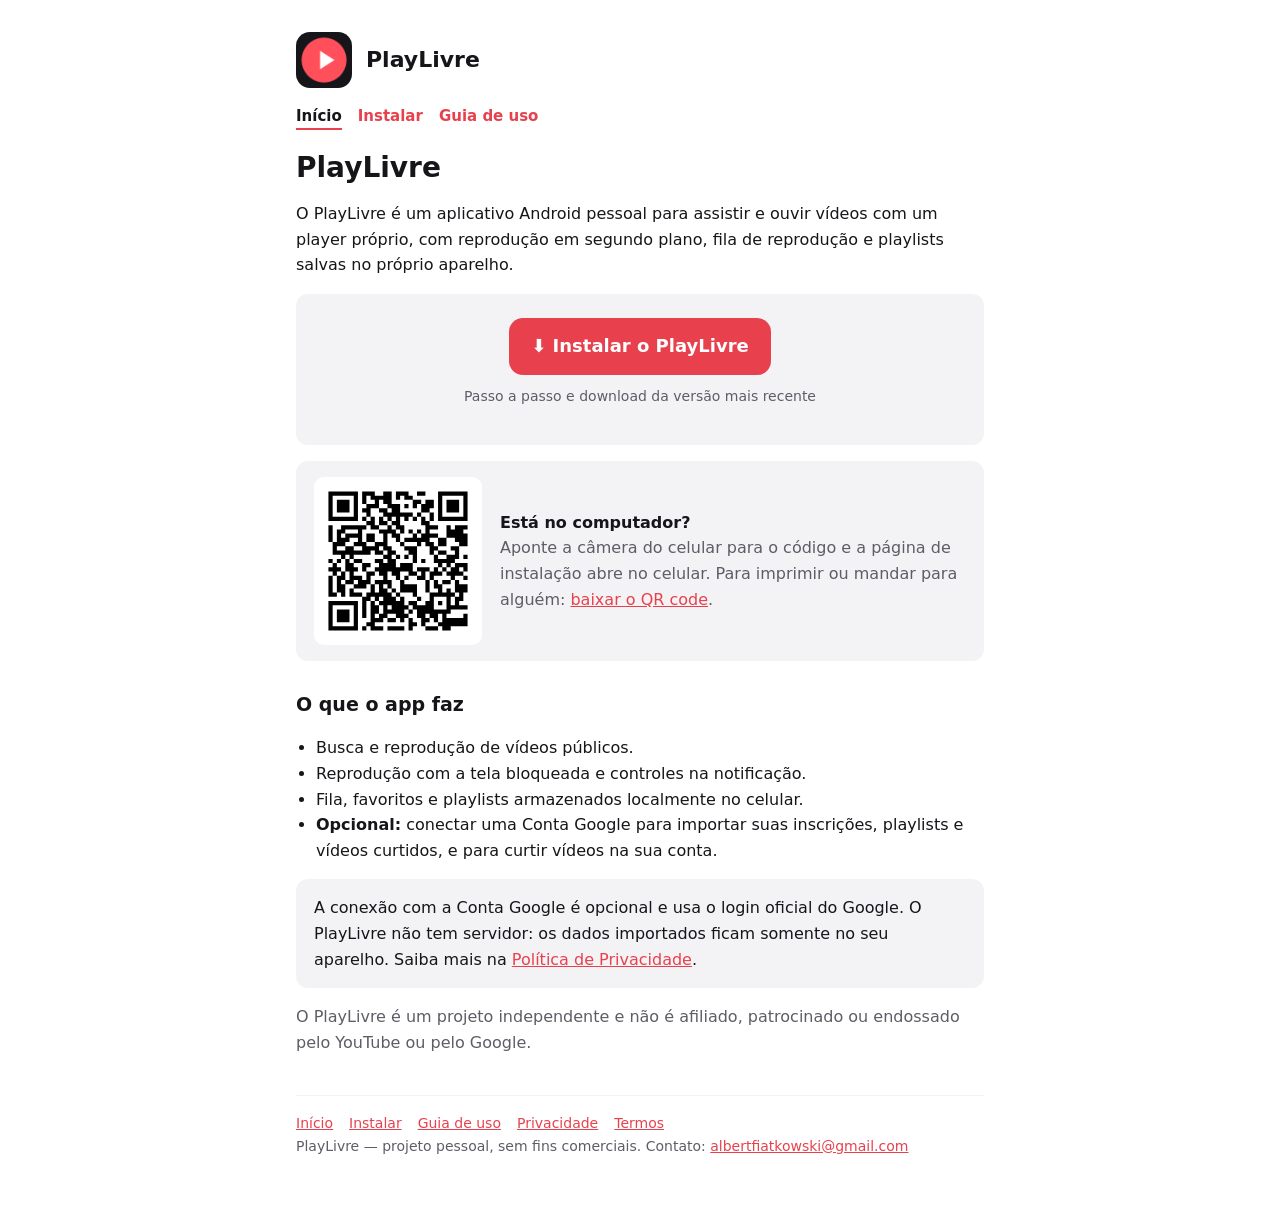
<file: index.html>
<!doctype html><html lang="pt-BR"><head><meta charset="utf-8"><meta name="viewport" content="width=device-width,initial-scale=1"><title>PlayLivre</title><link rel="icon" href="logo.png"><link rel="stylesheet" href="style.css"></head><body><main>
<header><img src="logo.png" alt="Logo do PlayLivre"><a href="index.html">PlayLivre</a></header>
<nav class="top"><a href="index.html" aria-current="page">Início</a><a href="instalar.html">Instalar</a><a href="guia.html">Guia de uso</a></nav>
<h1>PlayLivre</h1>
<p>O PlayLivre é um aplicativo Android pessoal para assistir e ouvir vídeos com um player próprio, com reprodução em segundo plano, fila de reprodução e playlists salvas no próprio aparelho.</p>
<div class="card download"><a class="btn" href="instalar.html">⬇ Instalar o PlayLivre</a><p class="muted">Passo a passo e download da versão mais recente</p></div>
<div class="card qr">
  <img src="qr-instalar.svg" width="168" height="168" alt="QR code para a página de instalação do PlayLivre">
  <div><b>Está no computador?</b><br><span class="muted">Aponte a câmera do celular para o código e a página de instalação abre no celular. Para imprimir ou mandar para alguém: <a href="qr-instalar.png" download>baixar o QR code</a>.</span></div>
</div>

<h2>O que o app faz</h2>
<ul>
<li>Busca e reprodução de vídeos públicos.</li>
<li>Reprodução com a tela bloqueada e controles na notificação.</li>
<li>Fila, favoritos e playlists armazenados localmente no celular.</li>
<li><strong>Opcional:</strong> conectar uma Conta Google para importar suas inscrições, playlists e vídeos curtidos, e para curtir vídeos na sua conta.</li>
</ul>
<div class="card">A conexão com a Conta Google é opcional e usa o login oficial do Google. O PlayLivre não tem servidor: os dados importados ficam somente no seu aparelho. Saiba mais na <a href="privacidade.html">Política de Privacidade</a>.</div>
<p class="muted">O PlayLivre é um projeto independente e não é afiliado, patrocinado ou endossado pelo YouTube ou pelo Google.</p>
<footer><a href="index.html">Início</a><a href="instalar.html">Instalar</a><a href="guia.html">Guia de uso</a><a href="privacidade.html">Privacidade</a><a href="termos.html">Termos</a><br>PlayLivre — projeto pessoal, sem fins comerciais. Contato: <a href="mailto:albertfiatkowski@gmail.com">albertfiatkowski@gmail.com</a></footer></main></body></html>
</file>
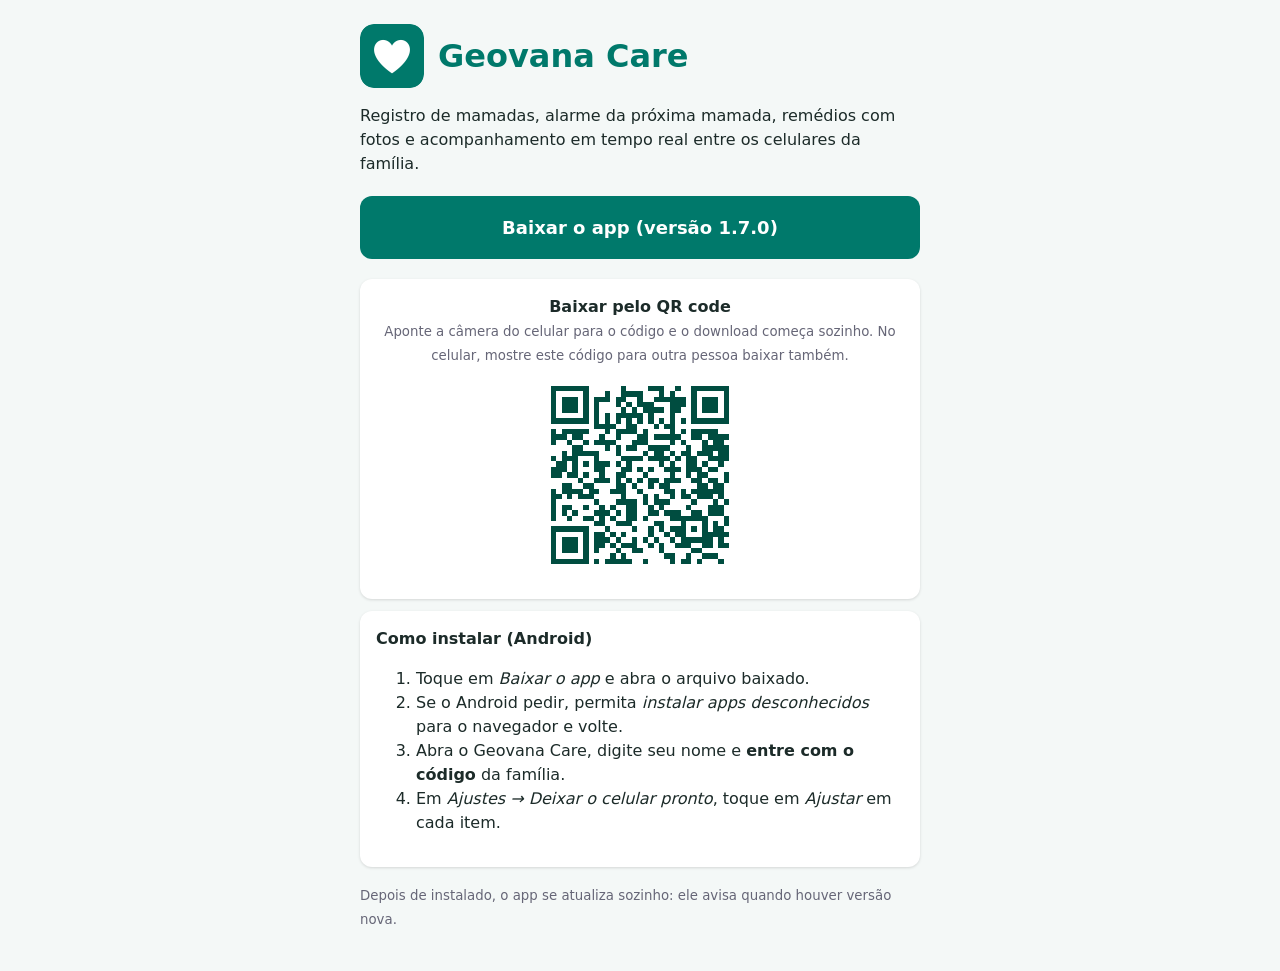
<file: geovanacare/index.html>
<!DOCTYPE html>
<html lang="pt-BR">
<head>
<meta charset="utf-8">
<meta name="viewport" content="width=device-width, initial-scale=1">
<title>Geovana Care</title>
<meta name="description" content="Mamadas, remédios e emergência da Geovana, em tempo real entre os celulares da família.">
<meta name="theme-color" content="#00796b">
<link rel="icon" type="image/png" href="favicon.png">
<link rel="apple-touch-icon" href="apple-touch-icon.png">
<meta property="og:type" content="website">
<meta property="og:site_name" content="Geovana Care">
<meta property="og:title" content="Geovana Care">
<meta property="og:description" content="Mamadas, remédios e emergência da Geovana, em tempo real entre os celulares da família.">
<meta property="og:url" content="https://fiatkowskii.github.io/geovanacare/">
<meta property="og:image" content="https://fiatkowskii.github.io/geovanacare/icon-512.png">
<meta property="og:image:width" content="512">
<meta property="og:image:height" content="512">
<meta property="og:locale" content="pt_BR">
<meta name="twitter:card" content="summary">
<style>
  body{font-family:system-ui,sans-serif;background:#f4f8f7;color:#1c2b29;margin:0;padding:24px;line-height:1.5}
  main{max-width:560px;margin:0 auto}
  .head{display:flex;align-items:center;gap:14px}
  .head img{width:64px;height:64px;border-radius:14px}
  h1{color:#00796b;margin:0}
  a.btn{display:block;text-align:center;background:#00796b;color:#fff;text-decoration:none;font-weight:700;padding:18px;border-radius:12px;font-size:18px;margin:20px 0}
  .card{background:#fff;border-radius:12px;padding:16px;margin:12px 0;box-shadow:0 1px 3px #0002}
  .qr{text-align:center}
  .qr svg{width:200px;height:200px;display:block;margin:8px auto}
  small{color:#667}
</style>
</head>
<body>
<main>
  <div class="head"><img src="icon-512.png" alt="Ícone do Geovana Care"><h1>Geovana Care</h1></div>
  <p>Registro de mamadas, alarme da próxima mamada, remédios com fotos e acompanhamento em tempo real entre os celulares da família.</p>
  <a class="btn" href="GeovanaCare.apk">Baixar o app (versão 1.7.0)</a>
  <div class="card qr">
    <b>Baixar pelo QR code</b><br>
    <small>Aponte a câmera do celular para o código e o download começa sozinho. No celular, mostre este código para outra pessoa baixar também.</small>
    <svg viewBox="0 0 37 37" class="segno" shape-rendering="crispEdges" role="img" aria-label="QR code para baixar o app"><path fill="#fff" d="M0 0h37v37h-37z"/><path class="qrline" stroke="#004d40" d="M2 2.5h7m6 0h1m4 0h3m2 0h1m2 0h7m-33 1h1m5 0h1m3 0h1m2 0h4m3 0h1m1 0h1m3 0h1m5 0h1m-33 1h1m1 0h3m1 0h1m1 0h3m1 0h2m2 0h1m2 0h6m1 0h1m1 0h3m1 0h1m-33 1h1m1 0h3m1 0h1m1 0h1m3 0h1m1 0h1m1 0h3m3 0h3m1 0h1m1 0h3m1 0h1m-33 1h1m1 0h3m1 0h1m1 0h1m4 0h1m1 0h1m1 0h4m1 0h2m2 0h1m1 0h3m1 0h1m-33 1h1m5 0h1m1 0h1m1 0h1m1 0h5m1 0h1m3 0h1m3 0h1m5 0h1m-33 1h7m1 0h1m1 0h1m1 0h1m1 0h1m1 0h1m1 0h1m1 0h1m1 0h1m1 0h1m1 0h7m-25 1h4m2 0h2m3 0h1m1 0h2m-23 1h1m1 0h5m3 0h1m1 0h4m1 0h1m4 0h1m1 0h1m1 0h5m-31 1h3m1 0h2m3 0h1m2 0h1m3 0h2m1 0h5m2 0h2m1 0h4m-33 1h1m2 0h1m2 0h1m1 0h4m3 0h3m4 0h1m1 0h1m3 0h1m1 0h2m-28 1h2m4 0h1m1 0h1m1 0h2m2 0h4m3 0h1m2 0h5m-31 1h1m1 0h5m3 0h1m4 0h1m1 0h2m1 0h1m1 0h2m1 0h3m1 0h2m-33 1h1m1 0h3m3 0h1m4 0h4m1 0h4m1 0h1m1 0h2m2 0h4m-32 1h2m1 0h1m1 0h1m1 0h3m1 0h1m1 0h1m5 0h1m1 0h1m2 0h2m1 0h1m2 0h1m-32 1h3m1 0h1m3 0h2m3 0h2m1 0h1m1 0h1m2 0h3m1 0h3m1 0h2m-31 1h2m1 0h2m1 0h1m2 0h1m2 0h2m3 0h1m4 0h1m2 0h1m1 0h2m3 0h1m-28 1h1m2 0h3m1 0h1m1 0h1m1 0h1m1 0h2m1 0h3m2 0h2m1 0h2m1 0h1m-31 1h2m2 0h2m4 0h2m1 0h1m2 0h1m1 0h2m5 0h2m1 0h2m-32 1h1m1 0h4m1 0h2m2 0h3m2 0h1m4 0h2m1 0h1m1 0h6m-32 1h2m1 0h1m1 0h3m5 0h1m3 0h1m1 0h1m2 0h1m1 0h2m1 0h3m1 0h1m-32 1h1m7 0h1m3 0h4m1 0h1m1 0h3m4 0h1m3 0h1m1 0h1m-33 1h1m1 0h2m2 0h1m2 0h1m1 0h1m2 0h2m2 0h1m1 0h1m4 0h1m3 0h3m-32 1h1m1 0h1m1 0h1m3 0h3m1 0h1m1 0h2m2 0h2m1 0h3m2 0h2m1 0h3m-32 1h1m2 0h1m2 0h2m1 0h1m1 0h1m2 0h2m1 0h1m4 0h7m3 0h1m-25 1h2m2 0h3m4 0h2m3 0h1m3 0h1m1 0h1m1 0h1m-33 1h7m3 0h1m4 0h1m2 0h1m1 0h1m1 0h3m1 0h1m1 0h1m1 0h2m-32 1h1m5 0h1m1 0h2m1 0h1m1 0h1m4 0h1m2 0h1m1 0h2m3 0h5m-33 1h1m1 0h3m1 0h1m1 0h3m1 0h1m2 0h1m1 0h1m1 0h1m2 0h1m1 0h6m1 0h1m-32 1h1m1 0h3m1 0h1m1 0h2m1 0h1m1 0h3m2 0h1m1 0h1m2 0h3m2 0h2m1 0h2m-33 1h1m1 0h3m1 0h1m1 0h1m3 0h1m2 0h2m3 0h1m5 0h2m-28 1h1m5 0h1m4 0h1m1 0h1m7 0h2m2 0h1m2 0h3m-31 1h7m1 0h1m1 0h5m2 0h1m4 0h1m1 0h2m1 0h1m3 0h1"/></svg>
  </div>
  <div class="card">
    <b>Como instalar (Android)</b>
    <ol>
      <li>Toque em <i>Baixar o app</i> e abra o arquivo baixado.</li>
      <li>Se o Android pedir, permita <i>instalar apps desconhecidos</i> para o navegador e volte.</li>
      <li>Abra o Geovana Care, digite seu nome e <b>entre com o código</b> da família.</li>
      <li>Em <i>Ajustes → Deixar o celular pronto</i>, toque em <i>Ajustar</i> em cada item.</li>
    </ol>
  </div>
  <p><small>Depois de instalado, o app se atualiza sozinho: ele avisa quando houver versão nova.</small></p>
</main>
</body>
</html>
</file>
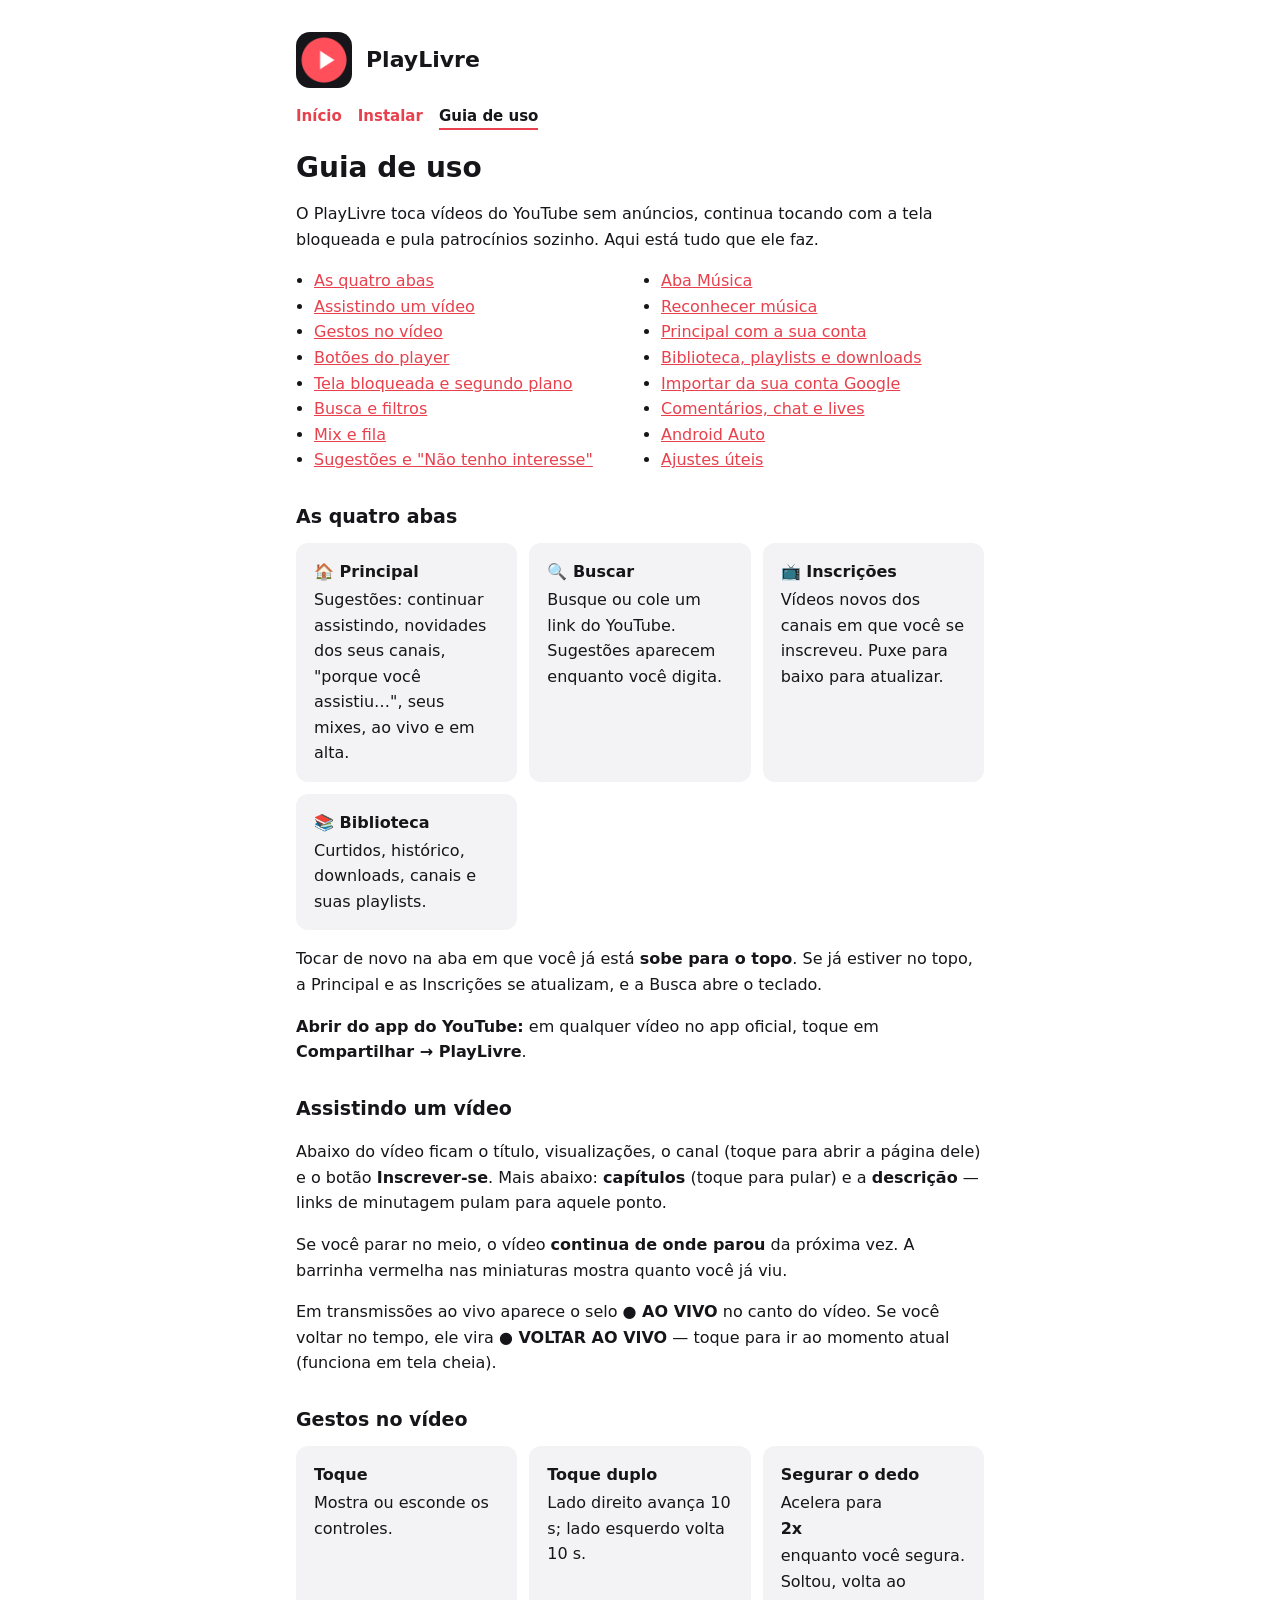
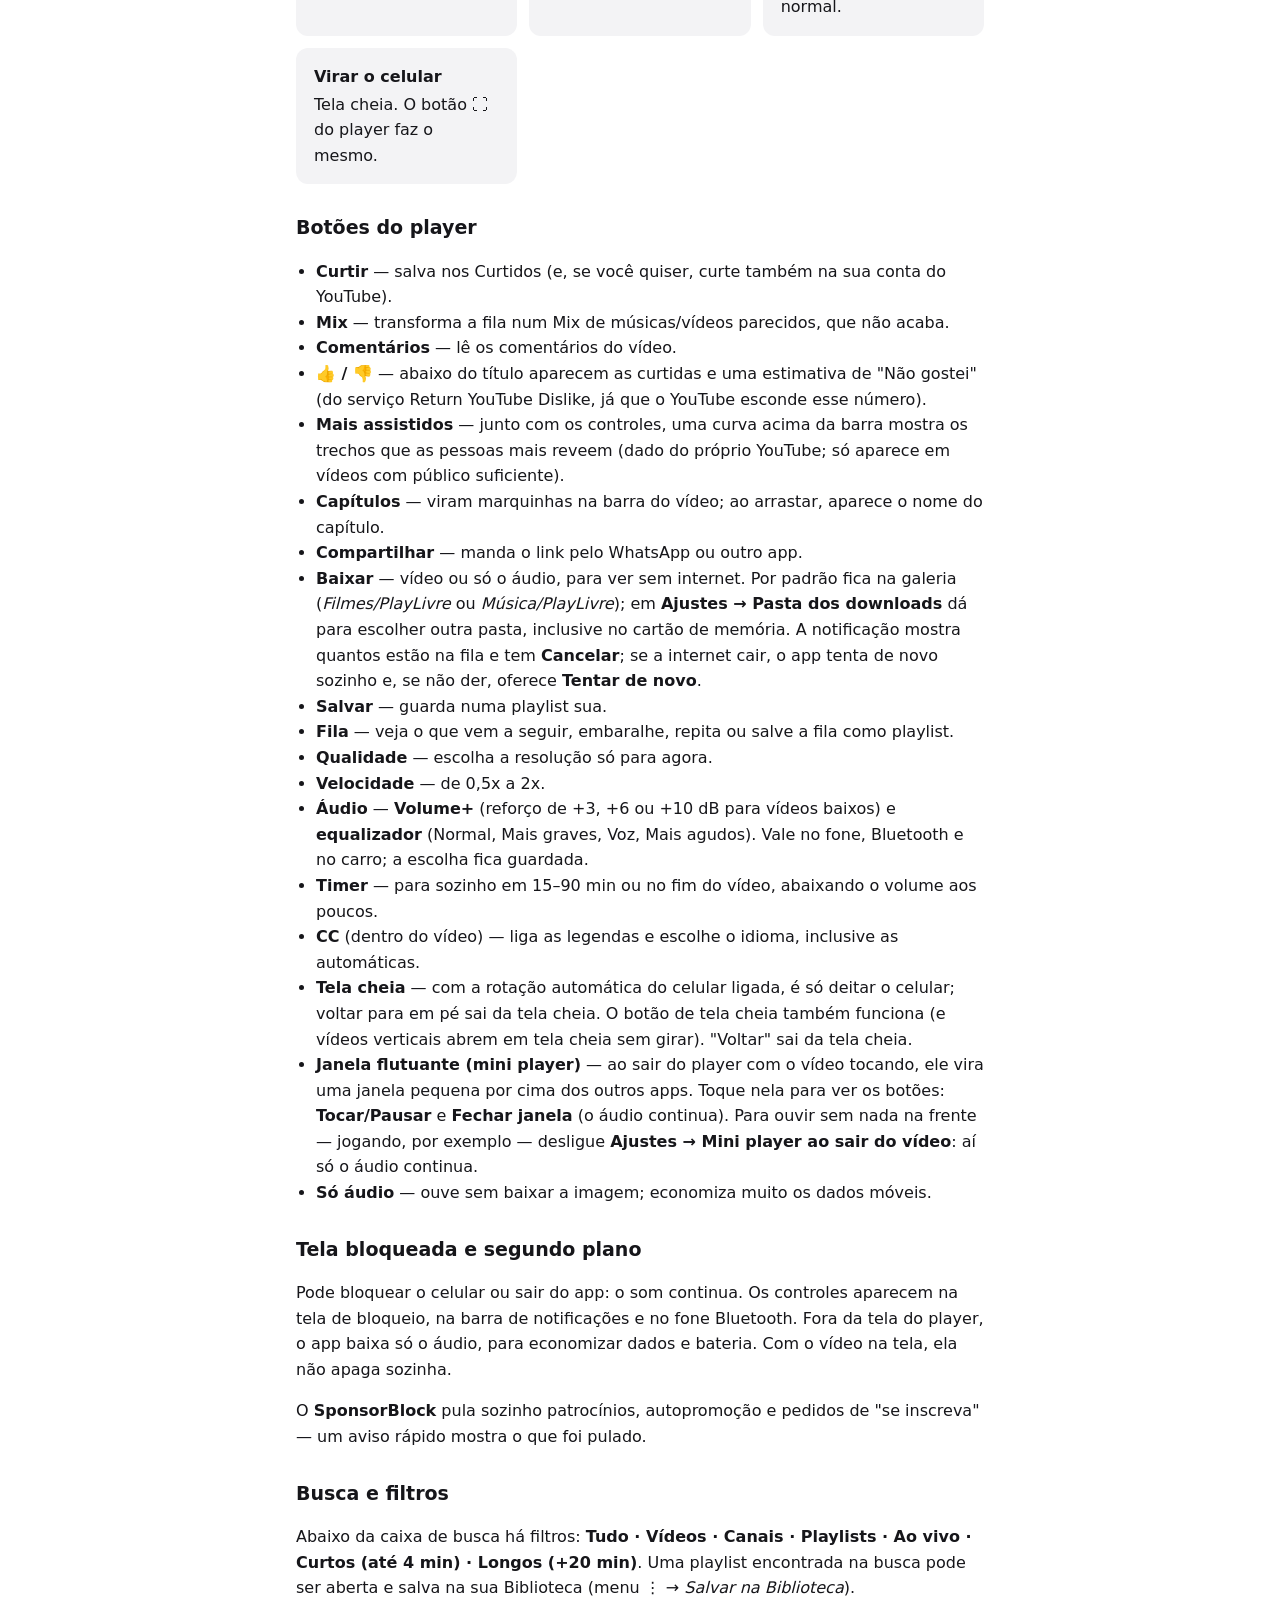
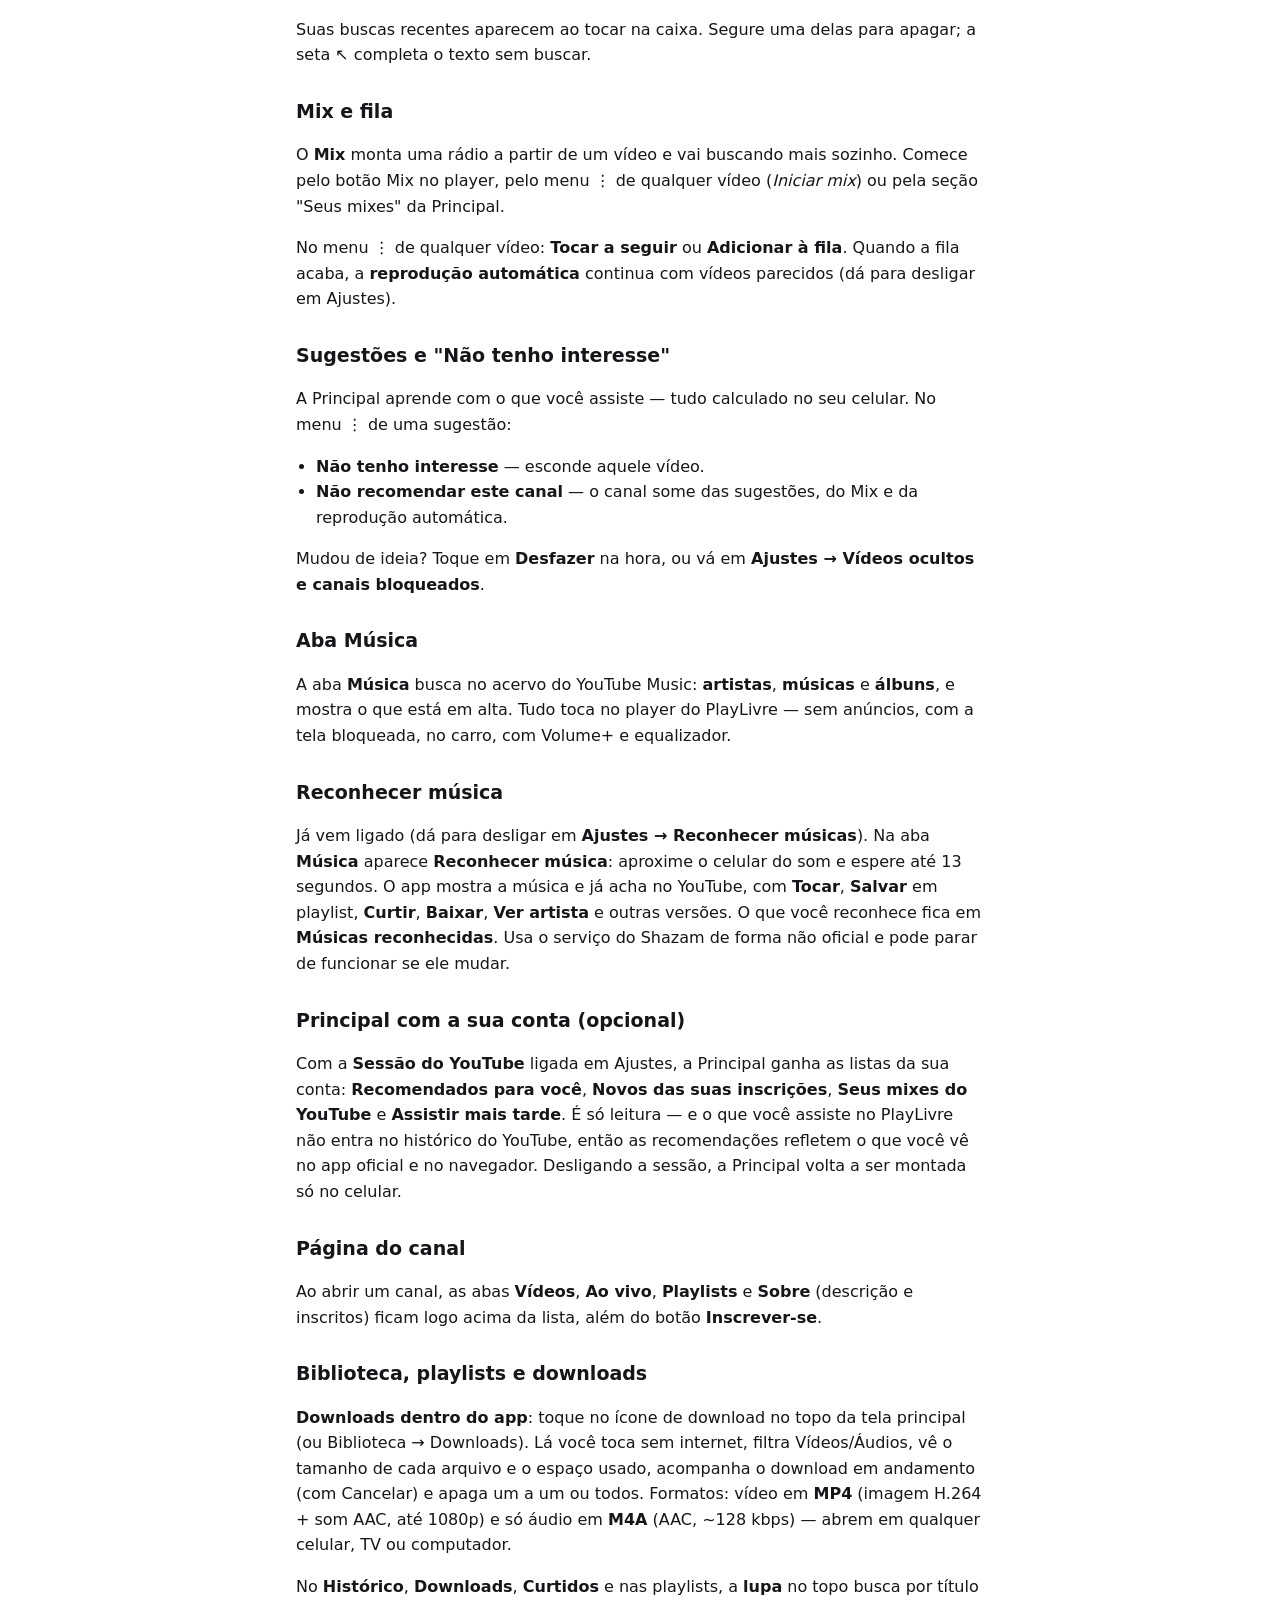
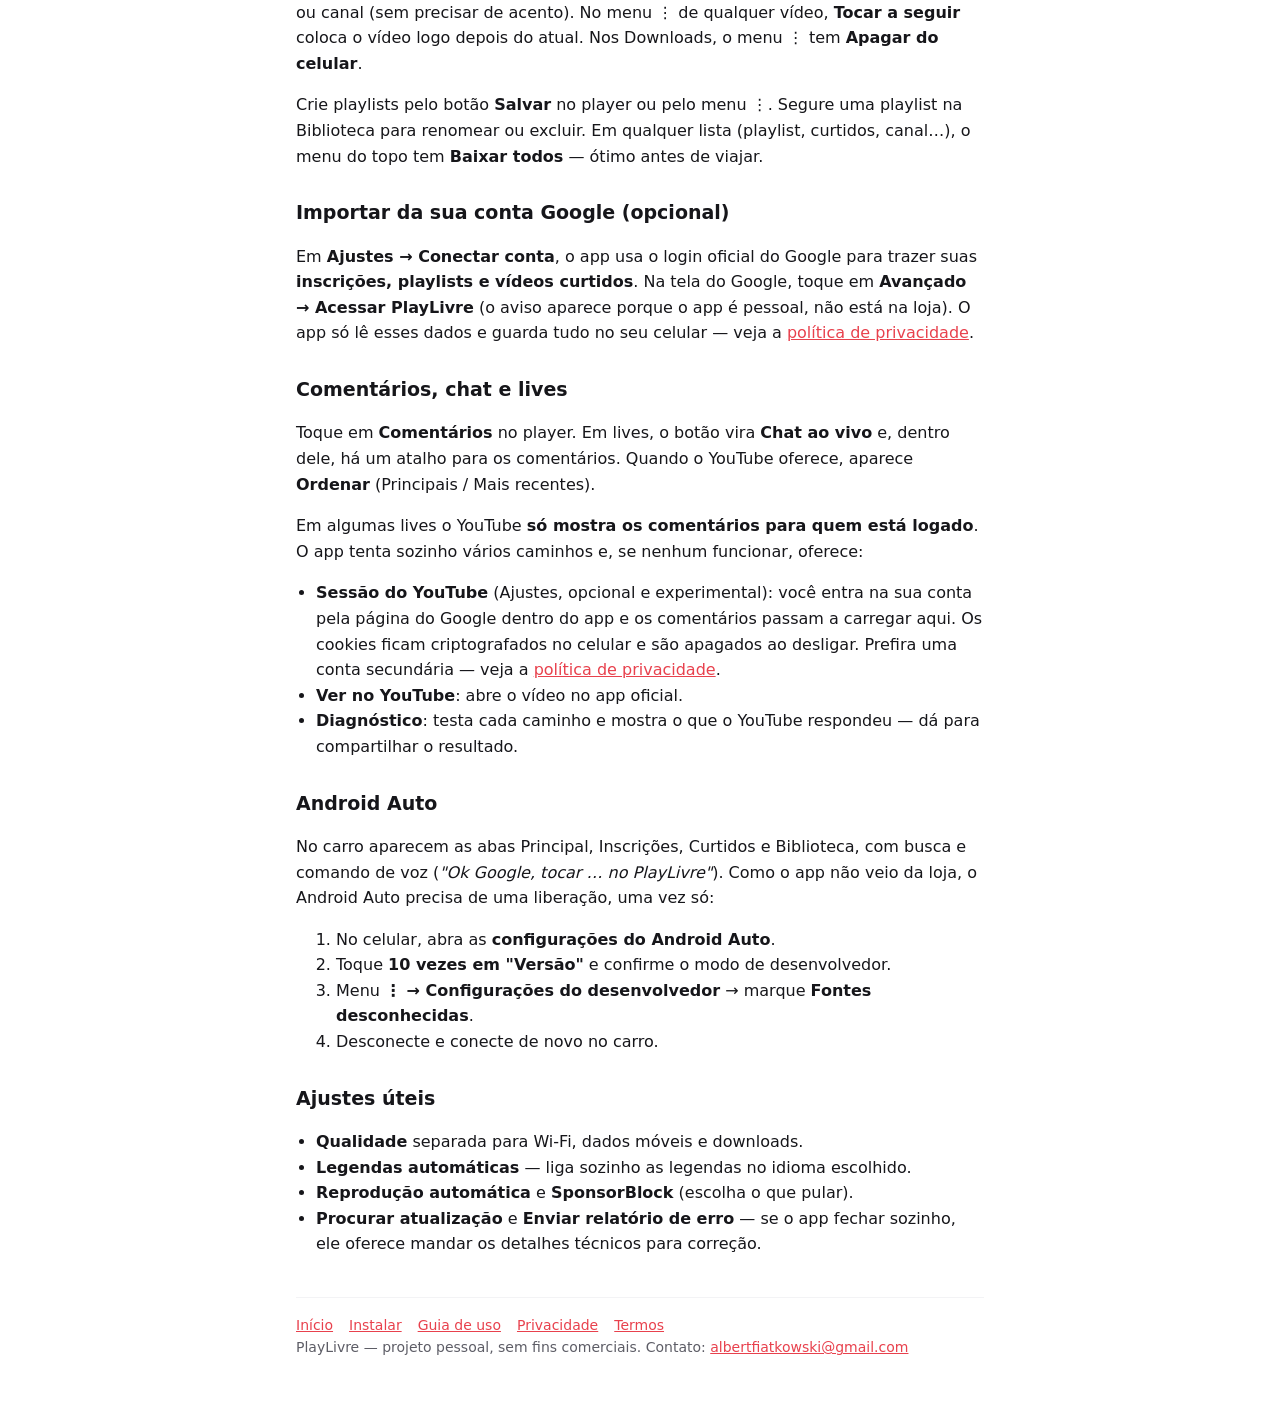
<file: guia.html>
<!doctype html><html lang="pt-BR"><head><meta charset="utf-8"><meta name="viewport" content="width=device-width,initial-scale=1"><title>Guia de uso do PlayLivre</title><meta name="description" content="Tudo o que o PlayLivre faz e como usar."><link rel="icon" href="logo.png"><link rel="stylesheet" href="style.css"></head><body><main>
<header><img src="logo.png" alt="Logo do PlayLivre"><a href="index.html">PlayLivre</a></header>
<nav class="top"><a href="index.html">Início</a><a href="instalar.html">Instalar</a><a href="guia.html" aria-current="page">Guia de uso</a></nav>
<h1>Guia de uso</h1>
<p>O PlayLivre toca vídeos do YouTube sem anúncios, continua tocando com a tela bloqueada e pula patrocínios sozinho. Aqui está tudo que ele faz.</p>
<ul class="toc">
  <li><a href="#abas">As quatro abas</a></li>
  <li><a href="#player">Assistindo um vídeo</a></li>
  <li><a href="#gestos">Gestos no vídeo</a></li>
  <li><a href="#botoes">Botões do player</a></li>
  <li><a href="#bloqueada">Tela bloqueada e segundo plano</a></li>
  <li><a href="#busca">Busca e filtros</a></li>
  <li><a href="#mix">Mix e fila</a></li>
  <li><a href="#principal">Sugestões e "Não tenho interesse"</a></li>
  <li><a href="#musica">Aba Música</a></li>
  <li><a href="#reconhecer">Reconhecer música</a></li>
  <li><a href="#sessao">Principal com a sua conta</a></li>
  <li><a href="#biblioteca">Biblioteca, playlists e downloads</a></li>
  <li><a href="#conta">Importar da sua conta Google</a></li>
  <li><a href="#comentarios">Comentários, chat e lives</a></li>
  <li><a href="#auto">Android Auto</a></li>
  <li><a href="#ajustes">Ajustes úteis</a></li>
</ul>

<h2 id="abas">As quatro abas</h2>
<div class="grid">
  <div class="card"><b>🏠 Principal</b>Sugestões: continuar assistindo, novidades dos seus canais, "porque você assistiu…", seus mixes, ao vivo e em alta.</div>
  <div class="card"><b>🔍 Buscar</b>Busque ou cole um link do YouTube. Sugestões aparecem enquanto você digita.</div>
  <div class="card"><b>📺 Inscrições</b>Vídeos novos dos canais em que você se inscreveu. Puxe para baixo para atualizar.</div>
  <div class="card"><b>📚 Biblioteca</b>Curtidos, histórico, downloads, canais e suas playlists.</div>
</div>
<p>Tocar de novo na aba em que você já está <b>sobe para o topo</b>. Se já estiver no topo, a Principal e as Inscrições se atualizam, e a Busca abre o teclado.</p>
<p><b>Abrir do app do YouTube:</b> em qualquer vídeo no app oficial, toque em <b>Compartilhar → PlayLivre</b>.</p>

<h2 id="player">Assistindo um vídeo</h2>
<p>Abaixo do vídeo ficam o título, visualizações, o canal (toque para abrir a página dele) e o botão <b>Inscrever-se</b>. Mais abaixo: <b>capítulos</b> (toque para pular) e a <b>descrição</b> — links de minutagem pulam para aquele ponto.</p>
<p>Se você parar no meio, o vídeo <b>continua de onde parou</b> da próxima vez. A barrinha vermelha nas miniaturas mostra quanto você já viu.</p>
<p>Em transmissões ao vivo aparece o selo <b>● AO VIVO</b> no canto do vídeo. Se você voltar no tempo, ele vira <b>● VOLTAR AO VIVO</b> — toque para ir ao momento atual (funciona em tela cheia).</p>

<h2 id="gestos">Gestos no vídeo</h2>
<div class="grid">
  <div class="card"><b>Toque</b>Mostra ou esconde os controles.</div>
  <div class="card"><b>Toque duplo</b>Lado direito avança 10 s; lado esquerdo volta 10 s.</div>
  <div class="card"><b>Segurar o dedo</b>Acelera para <b>2x</b> enquanto você segura. Soltou, volta ao normal.</div>
  <div class="card"><b>Virar o celular</b>Tela cheia. O botão ⛶ do player faz o mesmo.</div>
</div>

<h2 id="botoes">Botões do player</h2>
<ul>
  <li><b>Curtir</b> — salva nos Curtidos (e, se você quiser, curte também na sua conta do YouTube).</li>
  <li><b>Mix</b> — transforma a fila num Mix de músicas/vídeos parecidos, que não acaba.</li>
  <li><b>Comentários</b> — lê os comentários do vídeo.</li>
  <li><b>👍 / 👎</b> — abaixo do título aparecem as curtidas e uma estimativa de "Não gostei" (do serviço Return YouTube Dislike, já que o YouTube esconde esse número).</li>
  <li><b>Mais assistidos</b> — junto com os controles, uma curva acima da barra mostra os trechos que as pessoas mais reveem (dado do próprio YouTube; só aparece em vídeos com público suficiente).</li>
  <li><b>Capítulos</b> — viram marquinhas na barra do vídeo; ao arrastar, aparece o nome do capítulo.</li>
  <li><b>Compartilhar</b> — manda o link pelo WhatsApp ou outro app.</li>
  <li><b>Baixar</b> — vídeo ou só o áudio, para ver sem internet. Por padrão fica na galeria (<i>Filmes/PlayLivre</i> ou <i>Música/PlayLivre</i>); em <b>Ajustes → Pasta dos downloads</b> dá para escolher outra pasta, inclusive no cartão de memória. A notificação mostra quantos estão na fila e tem <b>Cancelar</b>; se a internet cair, o app tenta de novo sozinho e, se não der, oferece <b>Tentar de novo</b>.</li>
  <li><b>Salvar</b> — guarda numa playlist sua.</li>
  <li><b>Fila</b> — veja o que vem a seguir, embaralhe, repita ou salve a fila como playlist.</li>
  <li><b>Qualidade</b> — escolha a resolução só para agora.</li>
  <li><b>Velocidade</b> — de 0,5x a 2x.</li>
  <li><b>Áudio</b> — <b>Volume+</b> (reforço de +3, +6 ou +10 dB para vídeos baixos) e <b>equalizador</b> (Normal, Mais graves, Voz, Mais agudos). Vale no fone, Bluetooth e no carro; a escolha fica guardada.</li>
  <li><b>Timer</b> — para sozinho em 15–90 min ou no fim do vídeo, abaixando o volume aos poucos.</li>
  <li><b>CC</b> (dentro do vídeo) — liga as legendas e escolhe o idioma, inclusive as automáticas.</li>
  <li><b>Tela cheia</b> — com a rotação automática do celular ligada, é só deitar o celular; voltar para em pé sai da tela cheia. O botão de tela cheia também funciona (e vídeos verticais abrem em tela cheia sem girar). "Voltar" sai da tela cheia.</li>
  <li><b>Janela flutuante (mini player)</b> — ao sair do player com o vídeo tocando, ele vira uma janela pequena por cima dos outros apps. Toque nela para ver os botões: <b>Tocar/Pausar</b> e <b>Fechar janela</b> (o áudio continua). Para ouvir sem nada na frente — jogando, por exemplo — desligue <b>Ajustes → Mini player ao sair do vídeo</b>: aí só o áudio continua.</li>
  <li><b>Só áudio</b> — ouve sem baixar a imagem; economiza muito os dados móveis.</li>
</ul>

<h2 id="bloqueada">Tela bloqueada e segundo plano</h2>
<p>Pode bloquear o celular ou sair do app: o som continua. Os controles aparecem na tela de bloqueio, na barra de notificações e no fone Bluetooth. Fora da tela do player, o app baixa só o áudio, para economizar dados e bateria. Com o vídeo na tela, ela não apaga sozinha.</p>
<p>O <b>SponsorBlock</b> pula sozinho patrocínios, autopromoção e pedidos de "se inscreva" — um aviso rápido mostra o que foi pulado.</p>

<h2 id="busca">Busca e filtros</h2>
<p>Abaixo da caixa de busca há filtros: <b>Tudo · Vídeos · Canais · Playlists · Ao vivo · Curtos (até 4 min) · Longos (+20 min)</b>. Uma playlist encontrada na busca pode ser aberta e salva na sua Biblioteca (menu ⋮ → <i>Salvar na Biblioteca</i>).</p>
<p>Suas buscas recentes aparecem ao tocar na caixa. Segure uma delas para apagar; a seta ↖ completa o texto sem buscar.</p>

<h2 id="mix">Mix e fila</h2>
<p>O <b>Mix</b> monta uma rádio a partir de um vídeo e vai buscando mais sozinho. Comece pelo botão Mix no player, pelo menu ⋮ de qualquer vídeo (<i>Iniciar mix</i>) ou pela seção "Seus mixes" da Principal.</p>
<p>No menu ⋮ de qualquer vídeo: <b>Tocar a seguir</b> ou <b>Adicionar à fila</b>. Quando a fila acaba, a <b>reprodução automática</b> continua com vídeos parecidos (dá para desligar em Ajustes).</p>

<h2 id="principal">Sugestões e "Não tenho interesse"</h2>
<p>A Principal aprende com o que você assiste — tudo calculado no seu celular. No menu ⋮ de uma sugestão:</p>
<ul>
  <li><b>Não tenho interesse</b> — esconde aquele vídeo.</li>
  <li><b>Não recomendar este canal</b> — o canal some das sugestões, do Mix e da reprodução automática.</li>
</ul>
<p>Mudou de ideia? Toque em <b>Desfazer</b> na hora, ou vá em <b>Ajustes → Vídeos ocultos e canais bloqueados</b>.</p>

<h2 id="musica">Aba Música</h2>
<p>A aba <b>Música</b> busca no acervo do YouTube Music: <b>artistas</b>, <b>músicas</b> e <b>álbuns</b>, e mostra o que está em alta. Tudo toca no player do PlayLivre — sem anúncios, com a tela bloqueada, no carro, com Volume+ e equalizador.</p>

<h2 id="reconhecer">Reconhecer música</h2>
<p>Já vem ligado (dá para desligar em <b>Ajustes → Reconhecer músicas</b>). Na aba <b>Música</b> aparece <b>Reconhecer música</b>: aproxime o celular do som e espere até 13 segundos. O app mostra a música e já acha no YouTube, com <b>Tocar</b>, <b>Salvar</b> em playlist, <b>Curtir</b>, <b>Baixar</b>, <b>Ver artista</b> e outras versões. O que você reconhece fica em <b>Músicas reconhecidas</b>. Usa o serviço do Shazam de forma não oficial e pode parar de funcionar se ele mudar.</p>

<h2 id="sessao">Principal com a sua conta (opcional)</h2>
<p>Com a <b>Sessão do YouTube</b> ligada em Ajustes, a Principal ganha as listas da sua conta: <b>Recomendados para você</b>, <b>Novos das suas inscrições</b>, <b>Seus mixes do YouTube</b> e <b>Assistir mais tarde</b>. É só leitura — e o que você assiste no PlayLivre não entra no histórico do YouTube, então as recomendações refletem o que você vê no app oficial e no navegador. Desligando a sessão, a Principal volta a ser montada só no celular.</p>

<h2 id="canais">Página do canal</h2>
<p>Ao abrir um canal, as abas <b>Vídeos</b>, <b>Ao vivo</b>, <b>Playlists</b> e <b>Sobre</b> (descrição e inscritos) ficam logo acima da lista, além do botão <b>Inscrever-se</b>.</p>

<h2 id="biblioteca">Biblioteca, playlists e downloads</h2>
<p><b>Downloads dentro do app</b>: toque no ícone de download no topo da tela principal (ou Biblioteca → Downloads). Lá você toca sem internet, filtra Vídeos/Áudios, vê o tamanho de cada arquivo e o espaço usado, acompanha o download em andamento (com Cancelar) e apaga um a um ou todos. Formatos: vídeo em <b>MP4</b> (imagem H.264 + som AAC, até 1080p) e só áudio em <b>M4A</b> (AAC, ~128 kbps) — abrem em qualquer celular, TV ou computador.</p>
<p>No <b>Histórico</b>, <b>Downloads</b>, <b>Curtidos</b> e nas playlists, a <b>lupa</b> no topo busca por título ou canal (sem precisar de acento). No menu ⋮ de qualquer vídeo, <b>Tocar a seguir</b> coloca o vídeo logo depois do atual. Nos Downloads, o menu ⋮ tem <b>Apagar do celular</b>.</p>
<p>Crie playlists pelo botão <b>Salvar</b> no player ou pelo menu ⋮. Segure uma playlist na Biblioteca para renomear ou excluir. Em qualquer lista (playlist, curtidos, canal…), o menu do topo tem <b>Baixar todos</b> — ótimo antes de viajar.</p>

<h2 id="conta">Importar da sua conta Google (opcional)</h2>
<p>Em <b>Ajustes → Conectar conta</b>, o app usa o login oficial do Google para trazer suas <b>inscrições, playlists e vídeos curtidos</b>. Na tela do Google, toque em <b>Avançado → Acessar PlayLivre</b> (o aviso aparece porque o app é pessoal, não está na loja). O app só lê esses dados e guarda tudo no seu celular — veja a <a href="privacidade.html">política de privacidade</a>.</p>

<h2 id="comentarios">Comentários, chat e lives</h2>
<p>Toque em <b>Comentários</b> no player. Em lives, o botão vira <b>Chat ao vivo</b> e, dentro dele, há um atalho para os comentários. Quando o YouTube oferece, aparece <b>Ordenar</b> (Principais / Mais recentes).</p>
<p>Em algumas lives o YouTube <b>só mostra os comentários para quem está logado</b>. O app tenta sozinho vários caminhos e, se nenhum funcionar, oferece:</p>
<ul>
  <li><b>Sessão do YouTube</b> (Ajustes, opcional e experimental): você entra na sua conta pela página do Google dentro do app e os comentários passam a carregar aqui. Os cookies ficam criptografados no celular e são apagados ao desligar. Prefira uma conta secundária — veja a <a href="privacidade.html">política de privacidade</a>.</li>
  <li><b>Ver no YouTube</b>: abre o vídeo no app oficial.</li>
  <li><b>Diagnóstico</b>: testa cada caminho e mostra o que o YouTube respondeu — dá para compartilhar o resultado.</li>
</ul>

<h2 id="auto">Android Auto</h2>
<p>No carro aparecem as abas Principal, Inscrições, Curtidos e Biblioteca, com busca e comando de voz (<i>"Ok Google, tocar … no PlayLivre"</i>). Como o app não veio da loja, o Android Auto precisa de uma liberação, uma vez só:</p>
<ol>
  <li>No celular, abra as <b>configurações do Android Auto</b>.</li>
  <li>Toque <b>10 vezes em "Versão"</b> e confirme o modo de desenvolvedor.</li>
  <li>Menu <b>⋮ → Configurações do desenvolvedor</b> → marque <b>Fontes desconhecidas</b>.</li>
  <li>Desconecte e conecte de novo no carro.</li>
</ol>

<h2 id="ajustes">Ajustes úteis</h2>
<ul>
  <li><b>Qualidade</b> separada para Wi-Fi, dados móveis e downloads.</li>
  <li><b>Legendas automáticas</b> — liga sozinho as legendas no idioma escolhido.</li>
  <li><b>Reprodução automática</b> e <b>SponsorBlock</b> (escolha o que pular).</li>
  <li><b>Procurar atualização</b> e <b>Enviar relatório de erro</b> — se o app fechar sozinho, ele oferece mandar os detalhes técnicos para correção.</li>
</ul>
<footer><a href="index.html">Início</a><a href="instalar.html">Instalar</a><a href="guia.html">Guia de uso</a><a href="privacidade.html">Privacidade</a><a href="termos.html">Termos</a><br>PlayLivre — projeto pessoal, sem fins comerciais. Contato: <a href="mailto:albertfiatkowski@gmail.com">albertfiatkowski@gmail.com</a></footer></main></body></html>
</file>
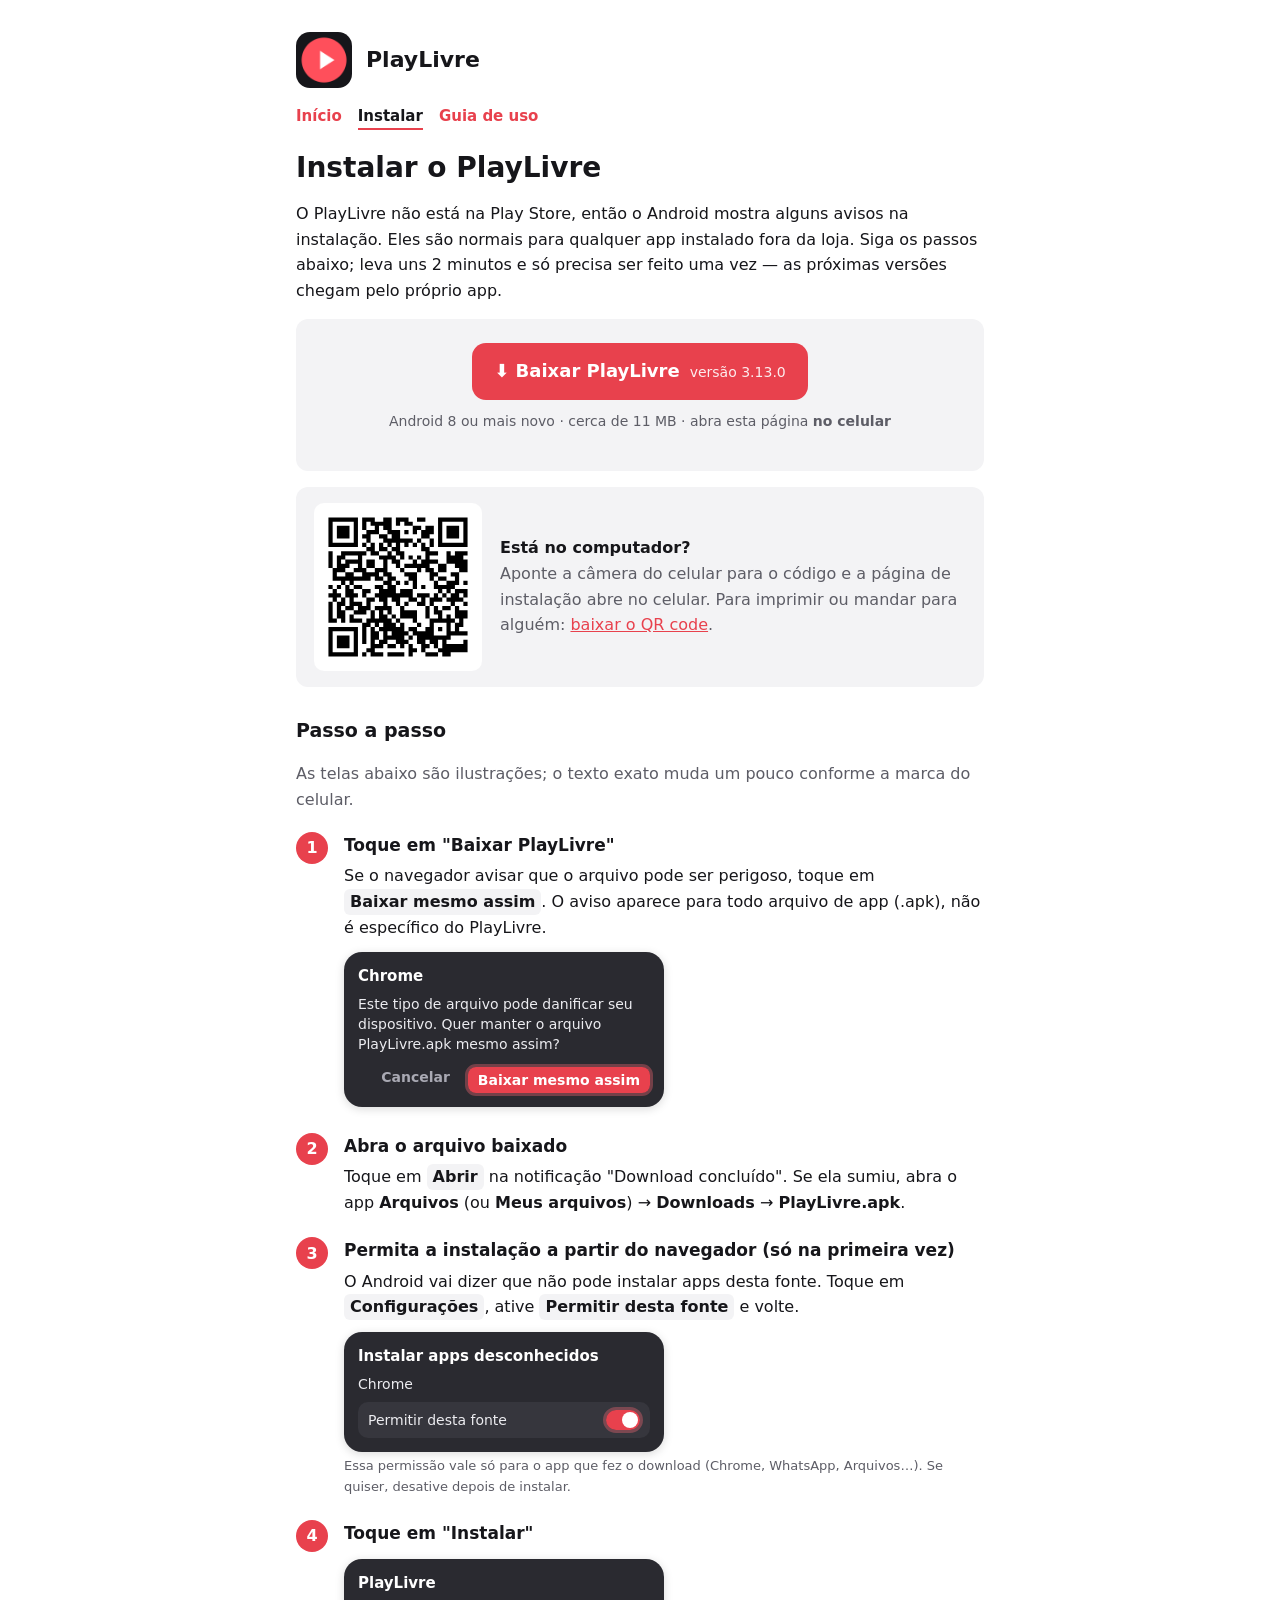
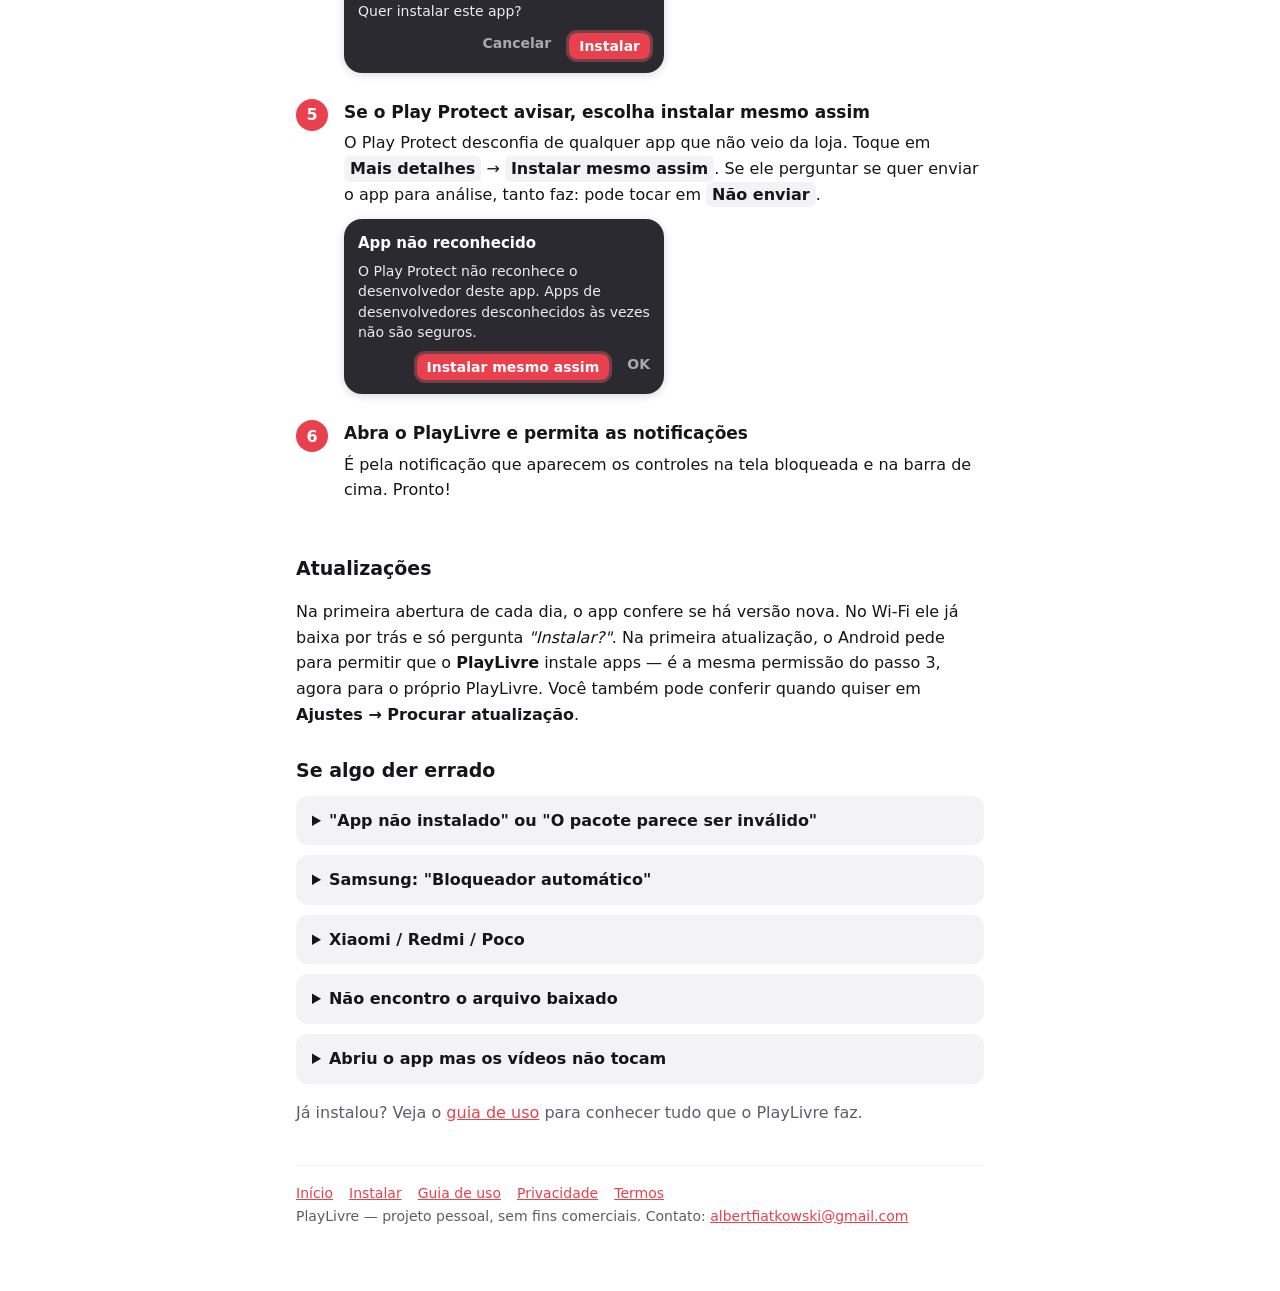
<file: instalar.html>
<!doctype html><html lang="pt-BR"><head><meta charset="utf-8"><meta name="viewport" content="width=device-width,initial-scale=1"><title>Instalar o PlayLivre</title><meta name="description" content="Baixe a versão mais recente do PlayLivre e veja como instalar no Android."><link rel="icon" href="logo.png"><link rel="stylesheet" href="style.css"></head><body><main>
<header><img src="logo.png" alt="Logo do PlayLivre"><a href="index.html">PlayLivre</a></header>
<nav class="top"><a href="index.html">Início</a><a href="instalar.html" aria-current="page">Instalar</a><a href="guia.html">Guia de uso</a></nav>
<h1>Instalar o PlayLivre</h1>
<p>O PlayLivre não está na Play Store, então o Android mostra alguns avisos na instalação. Eles são normais para qualquer app instalado fora da loja. Siga os passos abaixo; leva uns 2 minutos e só precisa ser feito uma vez — as próximas versões chegam pelo próprio app.</p>

<div class="card download">
  <a class="btn" id="dl" href="app/PlayLivre.apk" download>⬇ Baixar PlayLivre <small id="ver"></small></a>
  <p class="muted" id="info">Android 8 ou mais novo · cerca de 11 MB · abra esta página <b>no celular</b></p>
</div>

<div class="card qr">
  <img src="qr-instalar.svg" width="168" height="168" alt="QR code para a página de instalação do PlayLivre">
  <div><b>Está no computador?</b><br><span class="muted">Aponte a câmera do celular para o código e a página de instalação abre no celular. Para imprimir ou mandar para alguém: <a href="qr-instalar.png" download>baixar o QR code</a>.</span></div>
</div>

<h2>Passo a passo</h2>
<p class="muted">As telas abaixo são ilustrações; o texto exato muda um pouco conforme a marca do celular.</p>
<ol class="steps">
  <li><b>Toque em "Baixar PlayLivre"</b>
    Se o navegador avisar que o arquivo pode ser perigoso, toque em <span class="kbd">Baixar mesmo assim</span>. O aviso aparece para todo arquivo de app (.apk), não é específico do PlayLivre.
    <div class="phone"><div class="t">Chrome</div>Este tipo de arquivo pode danificar seu dispositivo. Quer manter o arquivo PlayLivre.apk mesmo assim?<div class="acts"><span>Cancelar</span><span class="hit">Baixar mesmo assim</span></div></div>
  </li>
  <li><b>Abra o arquivo baixado</b>
    Toque em <span class="kbd">Abrir</span> na notificação "Download concluído". Se ela sumiu, abra o app <b>Arquivos</b> (ou <b>Meus arquivos</b>) → <b>Downloads</b> → <b>PlayLivre.apk</b>.
  </li>
  <li><b>Permita a instalação a partir do navegador (só na primeira vez)</b>
    O Android vai dizer que não pode instalar apps desta fonte. Toque em <span class="kbd">Configurações</span>, ative <span class="kbd">Permitir desta fonte</span> e volte.
    <div class="phone"><div class="t">Instalar apps desconhecidos</div>Chrome<div class="toggle"><span>Permitir desta fonte</span><span class="sw"></span></div></div>
    <p class="caption">Essa permissão vale só para o app que fez o download (Chrome, WhatsApp, Arquivos…). Se quiser, desative depois de instalar.</p>
  </li>
  <li><b>Toque em "Instalar"</b>
    <div class="phone"><div class="t">PlayLivre</div>Quer instalar este app?<div class="acts"><span>Cancelar</span><span class="hit">Instalar</span></div></div>
  </li>
  <li><b>Se o Play Protect avisar, escolha instalar mesmo assim</b>
    O Play Protect desconfia de qualquer app que não veio da loja. Toque em <span class="kbd">Mais detalhes</span> → <span class="kbd">Instalar mesmo assim</span>. Se ele perguntar se quer enviar o app para análise, tanto faz: pode tocar em <span class="kbd">Não enviar</span>.
    <div class="phone"><div class="t">App não reconhecido</div>O Play Protect não reconhece o desenvolvedor deste app. Apps de desenvolvedores desconhecidos às vezes não são seguros.<div class="acts"><span class="hit">Instalar mesmo assim</span><span>OK</span></div></div>
  </li>
  <li><b>Abra o PlayLivre e permita as notificações</b>
    É pela notificação que aparecem os controles na tela bloqueada e na barra de cima. Pronto!
  </li>
</ol>

<h2>Atualizações</h2>
<p>Na primeira abertura de cada dia, o app confere se há versão nova. No Wi-Fi ele já baixa por trás e só pergunta <i>"Instalar?"</i>. Na primeira atualização, o Android pede para permitir que o <b>PlayLivre</b> instale apps — é a mesma permissão do passo 3, agora para o próprio PlayLivre. Você também pode conferir quando quiser em <b>Ajustes → Procurar atualização</b>.</p>

<h2>Se algo der errado</h2>
<details><summary>"App não instalado" ou "O pacote parece ser inválido"</summary>
Normalmente é uma versão antiga do PlayLivre que veio de outro lugar (outro arquivo ou outro celular). Desinstale o PlayLivre antigo e instale de novo por esta página. Se o download foi interrompido, baixe outra vez.</details>
<details><summary>Samsung: "Bloqueador automático"</summary>
Celulares Samsung recentes têm o <b>Bloqueador automático</b>, que impede instalar qualquer app de fora da loja. Para instalar: <b>Configurações → Segurança e privacidade → Bloqueador automático</b> → desativar. Depois de instalar, você pode ativar de novo (as atualizações pelo próprio app podem pedir para desativar outra vez).</details>
<details><summary>Xiaomi / Redmi / Poco</summary>
O instalador da Xiaomi pode pedir uma "verificação de segurança" ou mostrar uma contagem de segundos antes de liberar o botão. Aguarde e toque em <b>Continuar</b> / <b>Instalar mesmo assim</b>.</details>
<details><summary>Não encontro o arquivo baixado</summary>
No Chrome: menu <b>⋮ → Downloads</b>. Ou abra o app <b>Arquivos</b> e procure em <b>Downloads</b>.</details>
<details><summary>Abriu o app mas os vídeos não tocam</summary>
Toque em <b>Tentar de novo</b> no player. Se acontecer com todos os vídeos, o YouTube mudou algo: verifique se há atualização em <b>Ajustes → Procurar atualização</b> ou fale com o Albert.</details>

<p class="muted">Já instalou? Veja o <a href="guia.html">guia de uso</a> para conhecer tudo que o PlayLivre faz.</p>

<script>
// Mostra a versão mais recente e aponta o botão para o arquivo dela.
fetch('app/update.json?t=' + Date.now()).then(r => r.json()).then(u => {
  document.getElementById('ver').textContent = 'versão ' + u.versionName;
  document.getElementById('dl').href = u.apk;
}).catch(() => {});
</script>
<footer><a href="index.html">Início</a><a href="instalar.html">Instalar</a><a href="guia.html">Guia de uso</a><a href="privacidade.html">Privacidade</a><a href="termos.html">Termos</a><br>PlayLivre — projeto pessoal, sem fins comerciais. Contato: <a href="mailto:albertfiatkowski@gmail.com">albertfiatkowski@gmail.com</a></footer></main></body></html>
</file>
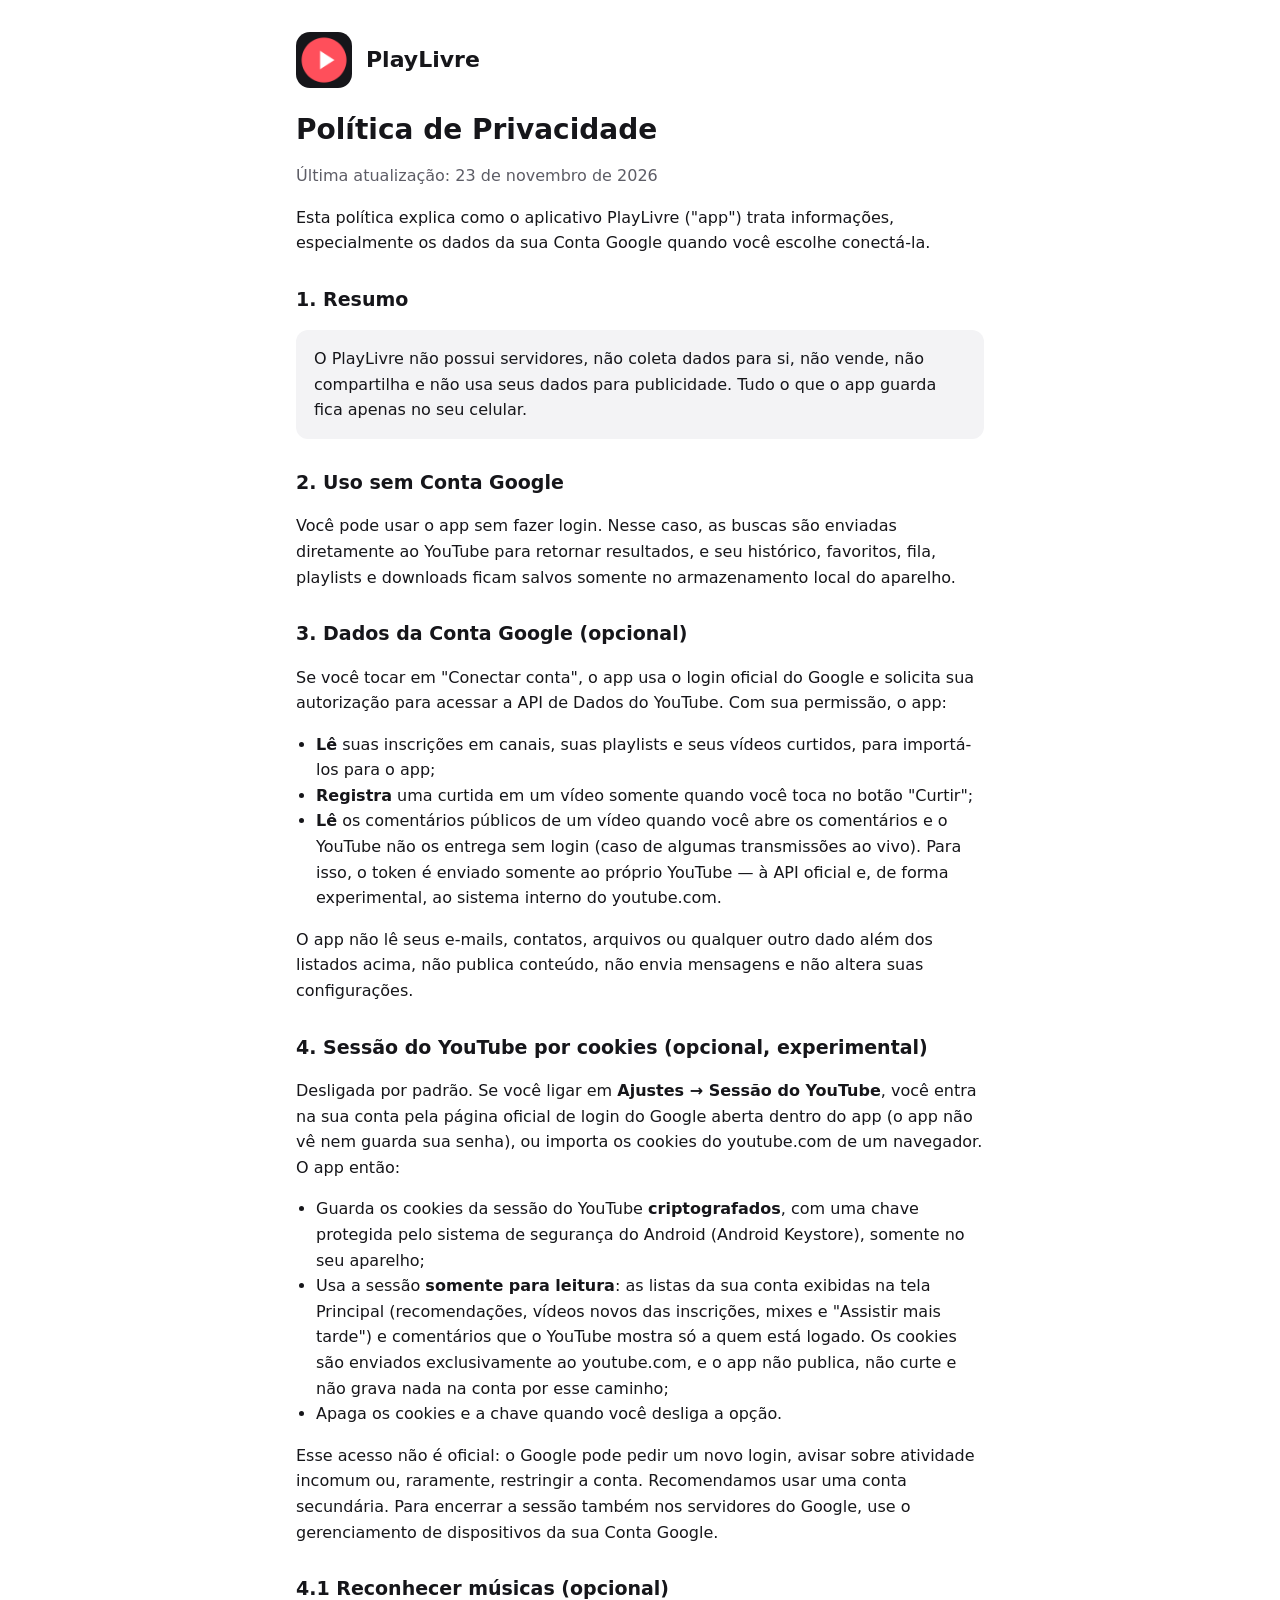
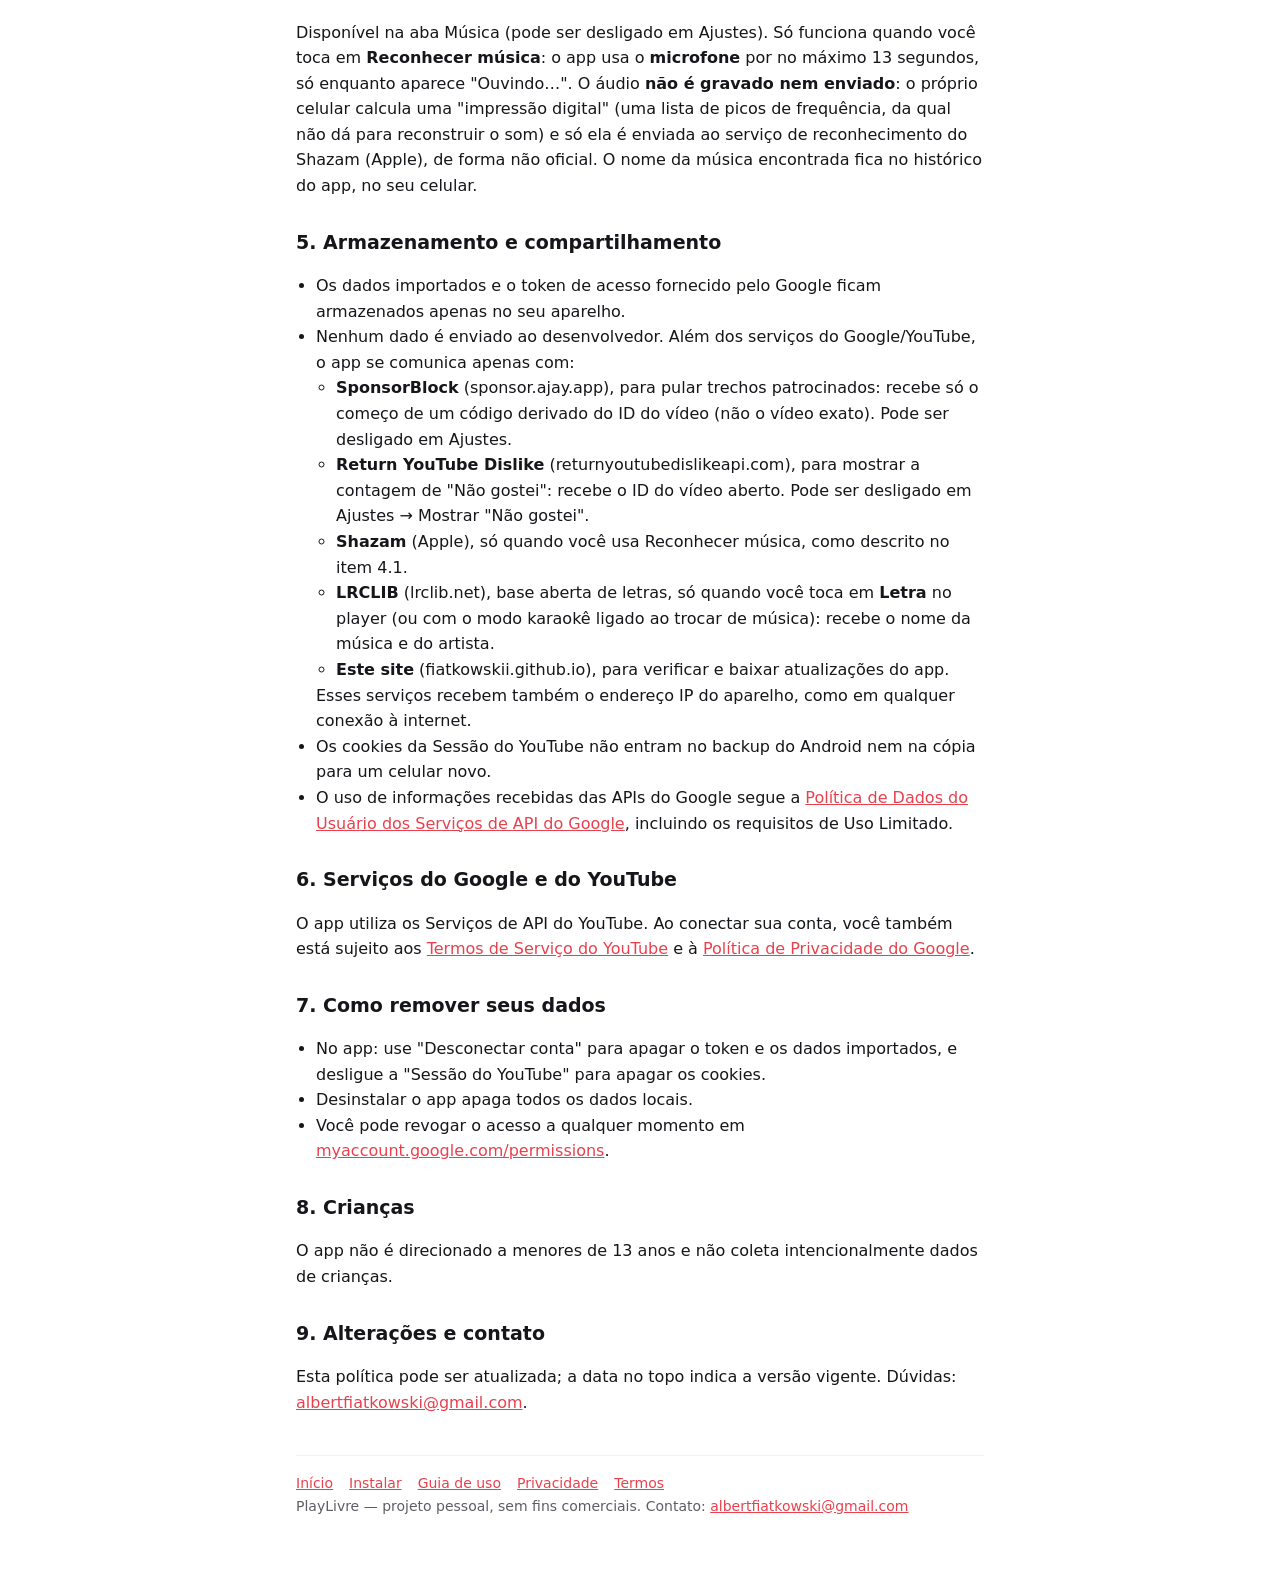
<file: privacidade.html>
<!doctype html><html lang="pt-BR"><head><meta charset="utf-8"><meta name="viewport" content="width=device-width,initial-scale=1"><title>Política de Privacidade — PlayLivre</title><link rel="icon" href="logo.png"><link rel="stylesheet" href="style.css"></head><body><main>
<header><img src="logo.png" alt="Logo do PlayLivre"><a href="index.html">PlayLivre</a></header>
<h1>Política de Privacidade</h1>
<p class="muted">Última atualização: 23 de novembro de 2026</p>
<p>Esta política explica como o aplicativo PlayLivre ("app") trata informações, especialmente os dados da sua Conta Google quando você escolhe conectá-la.</p>

<h2>1. Resumo</h2>
<div class="card">O PlayLivre não possui servidores, não coleta dados para si, não vende, não compartilha e não usa seus dados para publicidade. Tudo o que o app guarda fica apenas no seu celular.</div>

<h2>2. Uso sem Conta Google</h2>
<p>Você pode usar o app sem fazer login. Nesse caso, as buscas são enviadas diretamente ao YouTube para retornar resultados, e seu histórico, favoritos, fila, playlists e downloads ficam salvos somente no armazenamento local do aparelho.</p>

<h2>3. Dados da Conta Google (opcional)</h2>
<p>Se você tocar em "Conectar conta", o app usa o login oficial do Google e solicita sua autorização para acessar a API de Dados do YouTube. Com sua permissão, o app:</p>
<ul>
<li><strong>Lê</strong> suas inscrições em canais, suas playlists e seus vídeos curtidos, para importá-los para o app;</li>
<li><strong>Registra</strong> uma curtida em um vídeo somente quando você toca no botão "Curtir";</li>
<li><strong>Lê</strong> os comentários públicos de um vídeo quando você abre os comentários e o YouTube não os entrega sem login (caso de algumas transmissões ao vivo). Para isso, o token é enviado somente ao próprio YouTube — à API oficial e, de forma experimental, ao sistema interno do youtube.com.</li>
</ul>
<p>O app não lê seus e-mails, contatos, arquivos ou qualquer outro dado além dos listados acima, não publica conteúdo, não envia mensagens e não altera suas configurações.</p>

<h2>4. Sessão do YouTube por cookies (opcional, experimental)</h2>
<p>Desligada por padrão. Se você ligar em <b>Ajustes → Sessão do YouTube</b>, você entra na sua conta pela página oficial de login do Google aberta dentro do app (o app não vê nem guarda sua senha), ou importa os cookies do youtube.com de um navegador. O app então:</p>
<ul>
<li>Guarda os cookies da sessão do YouTube <strong>criptografados</strong>, com uma chave protegida pelo sistema de segurança do Android (Android Keystore), somente no seu aparelho;</li>
<li>Usa a sessão <strong>somente para leitura</strong>: as listas da sua conta exibidas na tela Principal (recomendações, vídeos novos das inscrições, mixes e "Assistir mais tarde") e comentários que o YouTube mostra só a quem está logado. Os cookies são enviados exclusivamente ao youtube.com, e o app não publica, não curte e não grava nada na conta por esse caminho;</li>
<li>Apaga os cookies e a chave quando você desliga a opção.</li>
</ul>
<p>Esse acesso não é oficial: o Google pode pedir um novo login, avisar sobre atividade incomum ou, raramente, restringir a conta. Recomendamos usar uma conta secundária. Para encerrar a sessão também nos servidores do Google, use o gerenciamento de dispositivos da sua Conta Google.</p>

<h2>4.1 Reconhecer músicas (opcional)</h2>
<p>Disponível na aba Música (pode ser desligado em Ajustes). Só funciona quando você toca em <b>Reconhecer música</b>: o app usa o <strong>microfone</strong> por no máximo 13 segundos, só enquanto aparece "Ouvindo…". O áudio <strong>não é gravado nem enviado</strong>: o próprio celular calcula uma "impressão digital" (uma lista de picos de frequência, da qual não dá para reconstruir o som) e só ela é enviada ao serviço de reconhecimento do Shazam (Apple), de forma não oficial. O nome da música encontrada fica no histórico do app, no seu celular.</p>

<h2>5. Armazenamento e compartilhamento</h2>
<ul>
<li>Os dados importados e o token de acesso fornecido pelo Google ficam armazenados apenas no seu aparelho.</li>
<li>Nenhum dado é enviado ao desenvolvedor. Além dos serviços do Google/YouTube, o app se comunica apenas com:
<ul>
<li><strong>SponsorBlock</strong> (sponsor.ajay.app), para pular trechos patrocinados: recebe só o começo de um código derivado do ID do vídeo (não o vídeo exato). Pode ser desligado em Ajustes.</li>
<li><strong>Return YouTube Dislike</strong> (returnyoutubedislikeapi.com), para mostrar a contagem de "Não gostei": recebe o ID do vídeo aberto. Pode ser desligado em Ajustes → Mostrar "Não gostei".</li>
<li><strong>Shazam</strong> (Apple), só quando você usa Reconhecer música, como descrito no item 4.1.</li>
<li><strong>LRCLIB</strong> (lrclib.net), base aberta de letras, só quando você toca em <b>Letra</b> no player (ou com o modo karaokê ligado ao trocar de música): recebe o nome da música e do artista.</li>
<li><strong>Este site</strong> (fiatkowskii.github.io), para verificar e baixar atualizações do app.</li>
</ul>
Esses serviços recebem também o endereço IP do aparelho, como em qualquer conexão à internet.</li>
<li>Os cookies da Sessão do YouTube não entram no backup do Android nem na cópia para um celular novo.</li>
<li>O uso de informações recebidas das APIs do Google segue a <a href="https://developers.google.com/terms/api-services-user-data-policy">Política de Dados do Usuário dos Serviços de API do Google</a>, incluindo os requisitos de Uso Limitado.</li>
</ul>

<h2>6. Serviços do Google e do YouTube</h2>
<p>O app utiliza os Serviços de API do YouTube. Ao conectar sua conta, você também está sujeito aos <a href="https://www.youtube.com/t/terms">Termos de Serviço do YouTube</a> e à <a href="https://policies.google.com/privacy">Política de Privacidade do Google</a>.</p>

<h2>7. Como remover seus dados</h2>
<ul>
<li>No app: use "Desconectar conta" para apagar o token e os dados importados, e desligue a "Sessão do YouTube" para apagar os cookies.</li>
<li>Desinstalar o app apaga todos os dados locais.</li>
<li>Você pode revogar o acesso a qualquer momento em <a href="https://myaccount.google.com/permissions">myaccount.google.com/permissions</a>.</li>
</ul>

<h2>8. Crianças</h2>
<p>O app não é direcionado a menores de 13 anos e não coleta intencionalmente dados de crianças.</p>

<h2>9. Alterações e contato</h2>
<p>Esta política pode ser atualizada; a data no topo indica a versão vigente. Dúvidas: <a href="mailto:albertfiatkowski@gmail.com">albertfiatkowski@gmail.com</a>.</p>
<footer><a href="index.html">Início</a><a href="instalar.html">Instalar</a><a href="guia.html">Guia de uso</a><a href="privacidade.html">Privacidade</a><a href="termos.html">Termos</a><br>PlayLivre — projeto pessoal, sem fins comerciais. Contato: <a href="mailto:albertfiatkowski@gmail.com">albertfiatkowski@gmail.com</a></footer></main></body></html>
</file>
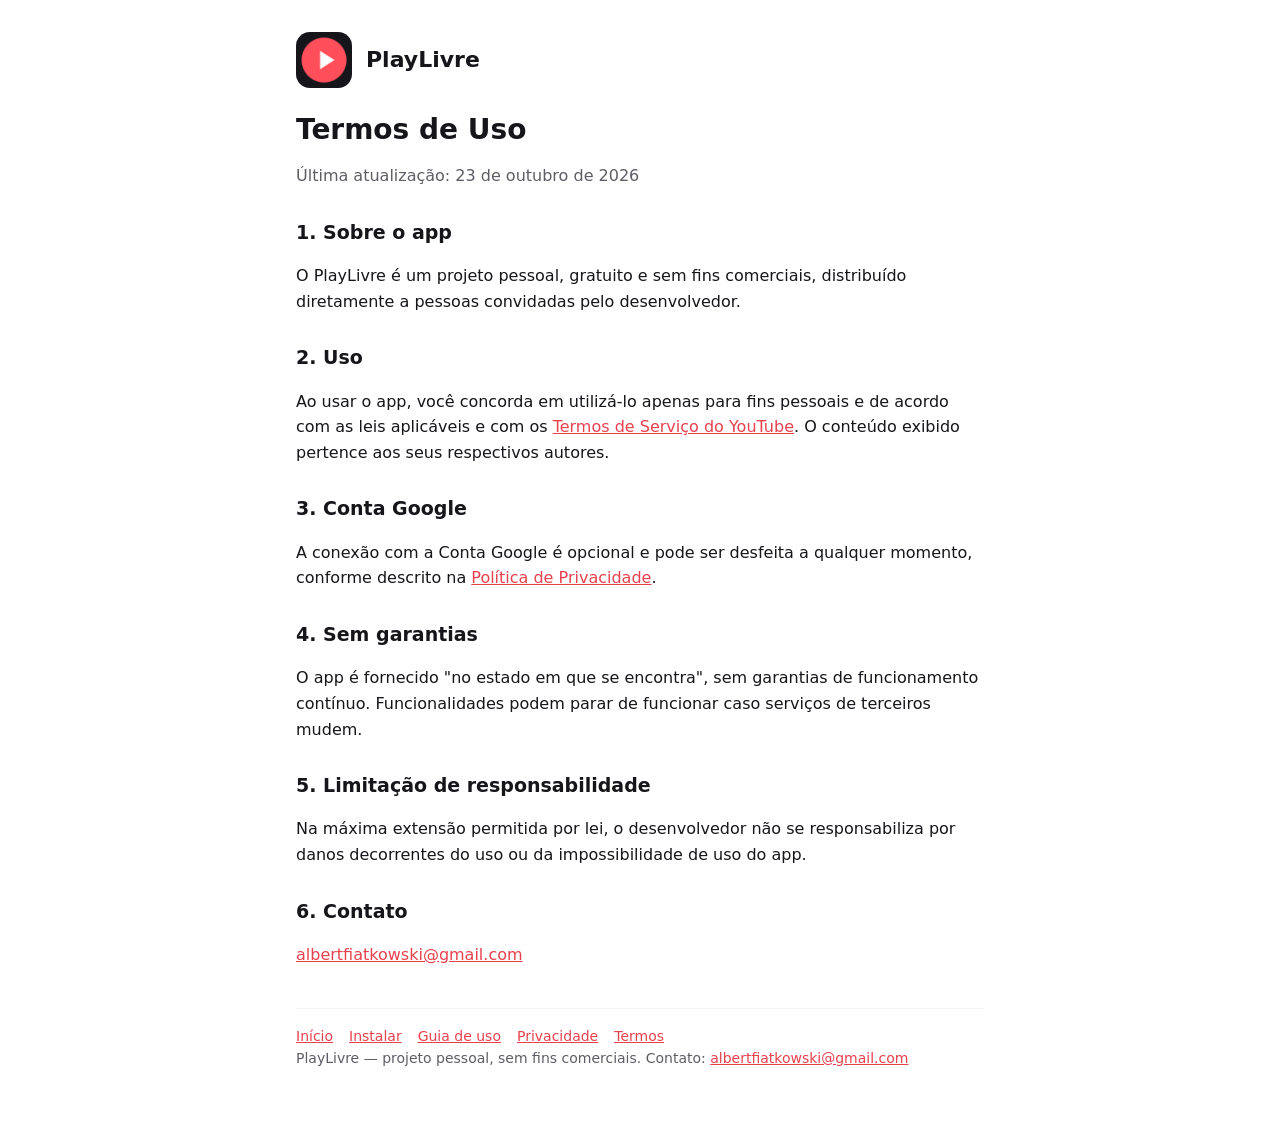
<file: termos.html>
<!doctype html><html lang="pt-BR"><head><meta charset="utf-8"><meta name="viewport" content="width=device-width,initial-scale=1"><title>Termos de Uso — PlayLivre</title><link rel="icon" href="logo.png"><link rel="stylesheet" href="style.css"></head><body><main>
<header><img src="logo.png" alt="Logo do PlayLivre"><a href="index.html">PlayLivre</a></header>
<h1>Termos de Uso</h1>
<p class="muted">Última atualização: 23 de outubro de 2026</p>
<h2>1. Sobre o app</h2>
<p>O PlayLivre é um projeto pessoal, gratuito e sem fins comerciais, distribuído diretamente a pessoas convidadas pelo desenvolvedor.</p>
<h2>2. Uso</h2>
<p>Ao usar o app, você concorda em utilizá-lo apenas para fins pessoais e de acordo com as leis aplicáveis e com os <a href="https://www.youtube.com/t/terms">Termos de Serviço do YouTube</a>. O conteúdo exibido pertence aos seus respectivos autores.</p>
<h2>3. Conta Google</h2>
<p>A conexão com a Conta Google é opcional e pode ser desfeita a qualquer momento, conforme descrito na <a href="privacidade.html">Política de Privacidade</a>.</p>
<h2>4. Sem garantias</h2>
<p>O app é fornecido "no estado em que se encontra", sem garantias de funcionamento contínuo. Funcionalidades podem parar de funcionar caso serviços de terceiros mudem.</p>
<h2>5. Limitação de responsabilidade</h2>
<p>Na máxima extensão permitida por lei, o desenvolvedor não se responsabiliza por danos decorrentes do uso ou da impossibilidade de uso do app.</p>
<h2>6. Contato</h2>
<p><a href="mailto:albertfiatkowski@gmail.com">albertfiatkowski@gmail.com</a></p>
<footer><a href="index.html">Início</a><a href="instalar.html">Instalar</a><a href="guia.html">Guia de uso</a><a href="privacidade.html">Privacidade</a><a href="termos.html">Termos</a><br>PlayLivre — projeto pessoal, sem fins comerciais. Contato: <a href="mailto:albertfiatkowski@gmail.com">albertfiatkowski@gmail.com</a></footer></main></body></html>
</file>
<file: style.css>
:root{--bg:#fff;--fg:#16161a;--muted:#5d5d66;--accent:#e8414d;--card:#f3f3f5}
@media (prefers-color-scheme:dark){:root{--bg:#0f0f12;--fg:#ededf0;--muted:#a0a0aa;--accent:#ff6b75;--card:#1c1c21}}
*{box-sizing:border-box}
body{margin:0;background:var(--bg);color:var(--fg);font:16px/1.6 system-ui,-apple-system,"Segoe UI",Roboto,sans-serif}
main{max-width:720px;margin:0 auto;padding:32px 16px 64px}
header{display:flex;align-items:center;gap:14px;margin-bottom:24px}
header img{width:56px;height:56px;border-radius:14px}
header a{color:inherit;text-decoration:none;font-weight:700;font-size:22px}
h1{font-size:28px;line-height:1.25;margin:8px 0 12px}
h2{font-size:19px;margin:28px 0 8px}
a{color:var(--accent)}
.muted{color:var(--muted)}
.card{background:var(--card);border-radius:12px;padding:16px 18px;margin:16px 0}
ul{padding-left:20px}
footer{margin-top:40px;padding-top:16px;border-top:1px solid var(--card);font-size:14px;color:var(--muted)}
footer a{margin-right:16px}

/* ---- Instalação e guia ---- */
nav.top{display:flex;flex-wrap:wrap;gap:6px 16px;margin:-8px 0 20px;font-size:15px}
nav.top a{text-decoration:none;font-weight:600}
nav.top a[aria-current]{color:var(--fg);border-bottom:2px solid var(--accent)}
.btn{display:inline-flex;align-items:center;gap:10px;background:var(--accent);color:#fff;text-decoration:none;font-weight:700;font-size:18px;padding:14px 22px;border-radius:14px;min-height:48px}
.btn:active{transform:scale(.98)}
.btn small{font-weight:500;opacity:.9;font-size:14px}
.download{text-align:center;padding:24px 18px}
.download .muted{font-size:14px;margin-top:10px}
ol.steps{list-style:none;padding:0;counter-reset:s;margin:20px 0}
ol.steps>li{counter-increment:s;position:relative;padding:0 0 22px 48px}
ol.steps>li::before{content:counter(s);position:absolute;left:0;top:0;width:32px;height:32px;border-radius:50%;background:var(--accent);color:#fff;font-weight:700;display:flex;align-items:center;justify-content:center}
ol.steps>li>b:first-child{display:block;font-size:17px;margin-bottom:4px}
.phone{max-width:320px;margin:12px 0 4px;background:#2a2a30;border-radius:18px;padding:14px;color:#ececf0;font-size:14px;line-height:1.45;box-shadow:0 2px 10px rgba(0,0,0,.15)}
.phone .t{font-weight:700;font-size:15px;margin-bottom:6px;color:#fff}
.phone .acts{display:flex;justify-content:flex-end;gap:18px;margin-top:12px;font-weight:600;color:#a9a9b3}
.phone .hit{color:#fff;background:var(--accent);padding:3px 10px;border-radius:8px;outline:3px solid rgba(255,107,117,.35)}
.phone .toggle{display:flex;justify-content:space-between;align-items:center;margin-top:8px;background:#36363d;border-radius:10px;padding:8px 10px}
.phone .sw{width:34px;height:20px;border-radius:10px;background:var(--accent);position:relative;outline:3px solid rgba(255,107,117,.35)}
.phone .sw::after{content:"";position:absolute;right:2px;top:2px;width:16px;height:16px;border-radius:50%;background:#fff}
.caption{font-size:13px;color:var(--muted);margin:2px 0 0}
details{background:var(--card);border-radius:12px;padding:12px 16px;margin:10px 0}
details summary{cursor:pointer;font-weight:600}
details[open] summary{margin-bottom:6px}
.grid{display:grid;grid-template-columns:repeat(auto-fit,minmax(200px,1fr));gap:12px;margin:12px 0}
.grid .card{margin:0}
.grid .card b{display:block;margin-bottom:2px}
.kbd{display:inline-block;background:var(--card);border-radius:6px;padding:0 6px;font-weight:600;white-space:nowrap}
.toc{columns:2;column-gap:24px;padding-left:18px}
@media (max-width:480px){.toc{columns:1}.btn{font-size:17px;padding:14px 18px}}

/* QR code de instalação (fundo branco para ler bem também no tema escuro) */
.qr{display:flex;align-items:center;gap:18px}
.qr img{background:#fff;border-radius:10px;padding:6px;flex:none}
@media (max-width:520px){.qr{flex-direction:column;text-align:center}}
</file>
